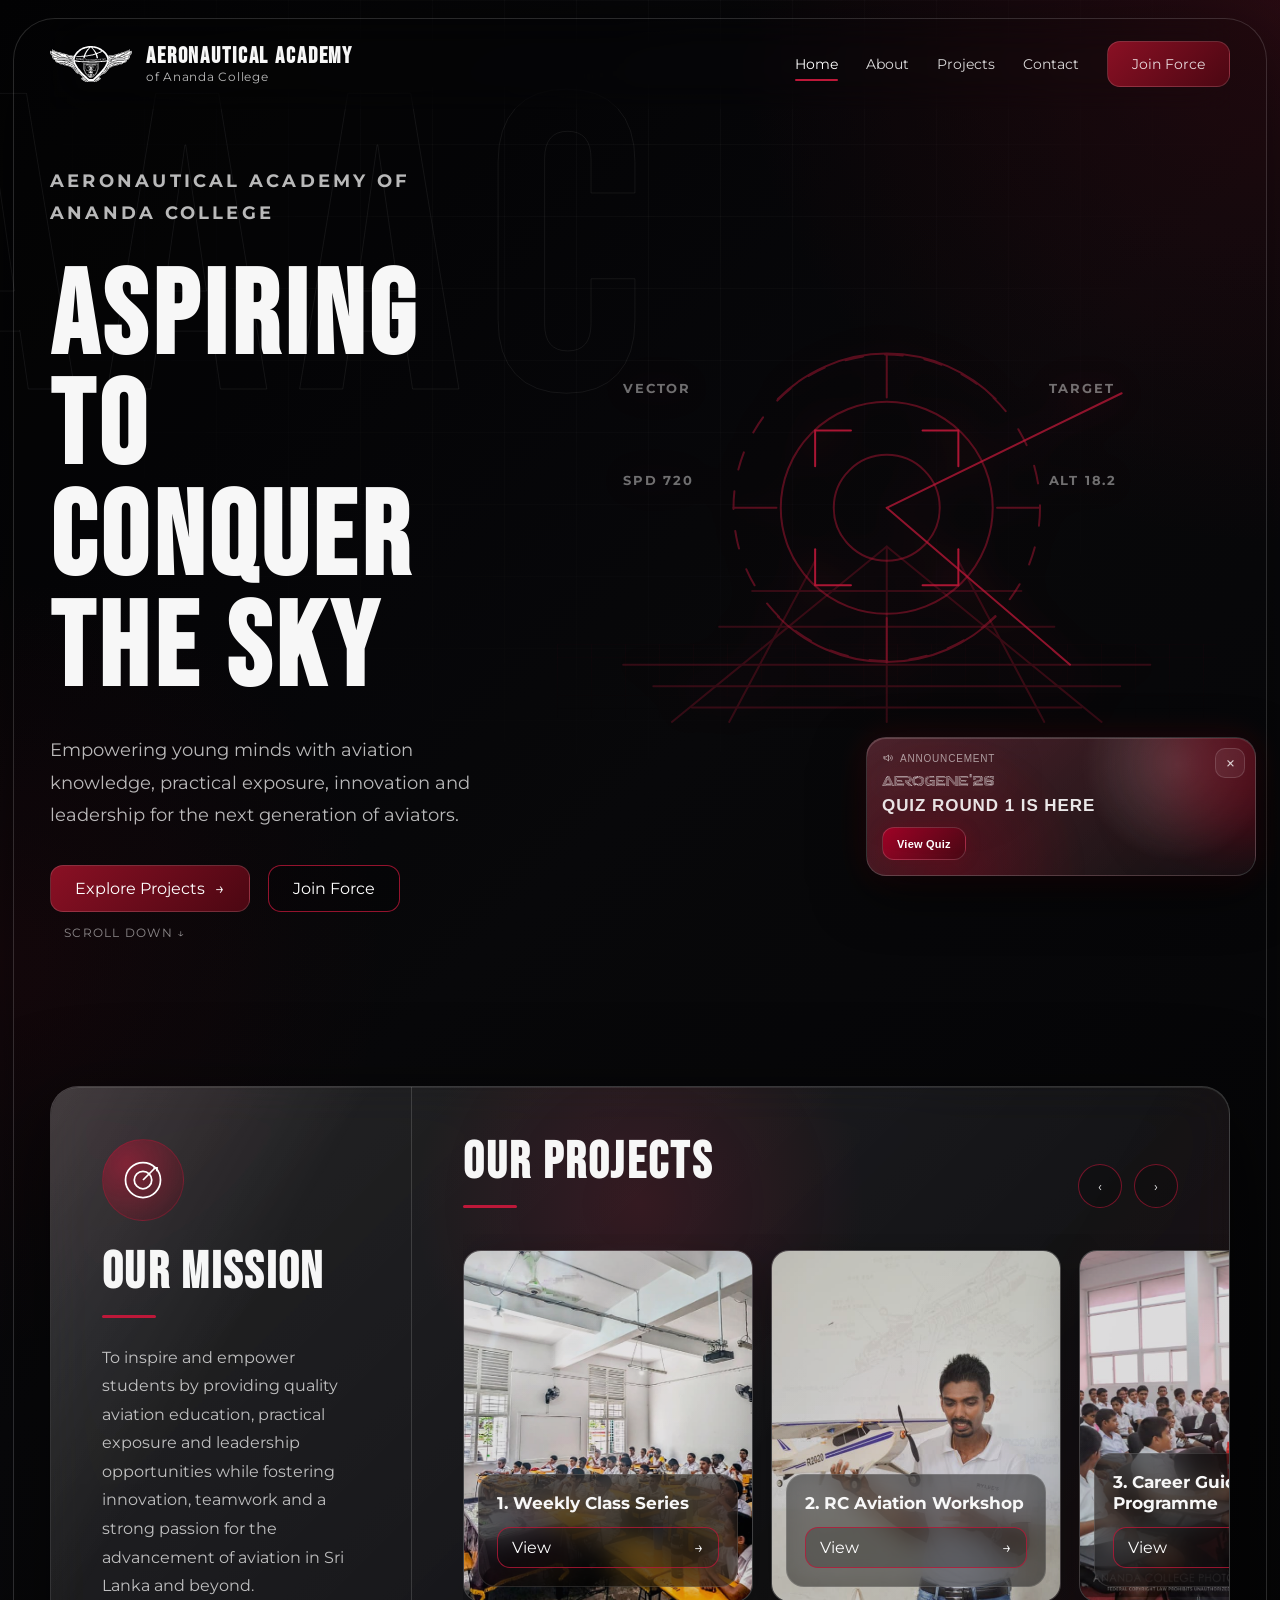
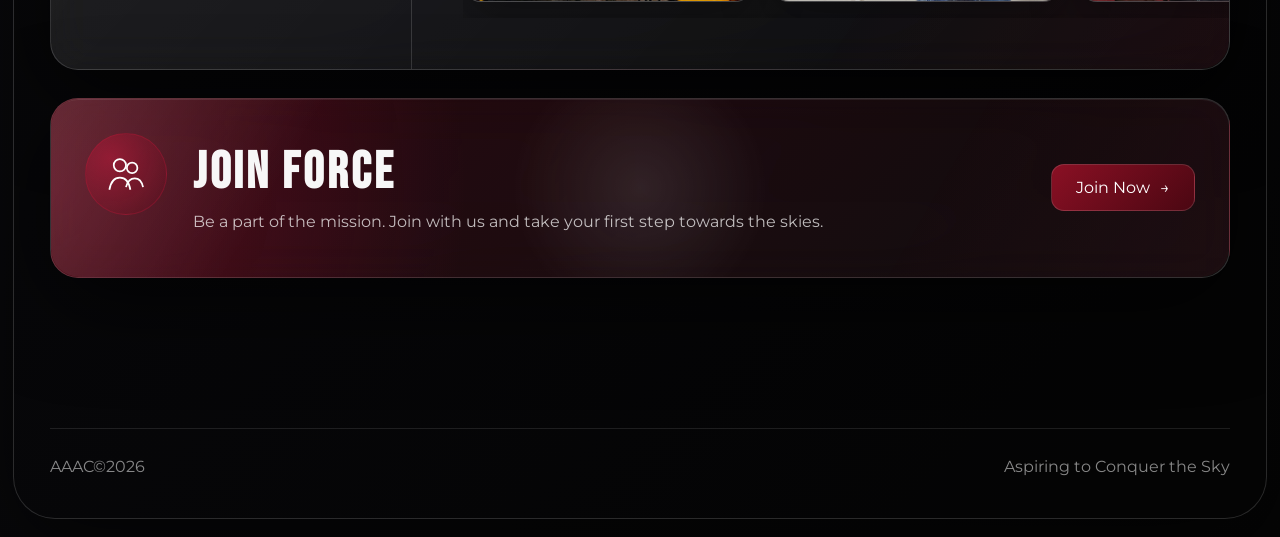
<file: index.html>
<!doctype html>
<html lang="en">
<head>
  <meta charset="utf-8">
  <meta name="viewport" content="width=device-width, initial-scale=1">
  <title>Aeronautical Academy of Ananda College</title>
  <link rel="icon" type="image/x-icon" href="assets/img/fav.png">
  <meta name="description" content="Official website concept for the Aeronautical Academy of Ananda College.">
  <link rel="stylesheet" href="assets/css/style.css">
</head>
<body>
  <div class="site-shell">
    <header class="navbar">
      <a class="brand" href="index.html" aria-label="Aeronautical Academy home">
        <img src="assets/img/logo-white.svg" alt="Aeronautical Academy logo">
        <span class="brand-text"><strong>Aeronautical Academy</strong><span>of Ananda College</span></span>
      </a>
      <button id="mobileToggle" class="mobile-toggle" aria-label="Open navigation">☰</button>
      <nav id="navLinks" class="nav-links" aria-label="Main navigation">
        <a data-nav="index.html" href="index.html">Home</a>
        <a data-nav="about.html" href="about.html">About</a>
        <a href="index.html#projects">Projects</a>
        <a data-nav="contact.html" href="contact.html">Contact</a>
        <a class="btn btn-primary" href="join.html">Join Force</a>
      </nav>
    </header>

    <main>
      <section class="hero" id="home">
        <div class="hero-inner">
          <div class="hero-copy">
            <p class="eyebrow">Aeronautical Academy of Ananda College</p>
            <h1>Aspiring to Conquer the Sky</h1>
            <p>Empowering young minds with aviation knowledge, practical exposure, innovation and leadership for the next generation of aviators.</p>
            <div class="hero-actions">
              <a class="btn btn-primary" href="#projects">Explore Projects <span aria-hidden="true">→</span></a>
              <a class="btn btn-outline" href="join.html">Join Force</a>
            </div>
          </div>

          <div class="hero-visual fighter-hud-hero" aria-label="Interactive fighter jet HUD visual">
            <div id="f16Wrap" class="f16-wrap hud-wrap">
              <svg class="f16-svg hud-svg" viewBox="0 0 960 620" role="img" aria-label="Burgundy interactive fighter jet heads-up display">
                <defs>
                  <linearGradient id="hudFade" x1="0" y1="0" x2="1" y2="1">
                    <stop offset="0" stop-color="#ff315f" stop-opacity="0.88"/>
                    <stop offset="0.55" stop-color="#bd1839" stop-opacity="0.72"/>
                    <stop offset="1" stop-color="#6d0d20" stop-opacity="0.36"/>
                  </linearGradient>
                  <radialGradient id="hudGlow" cx="50%" cy="48%" r="55%">
                    <stop offset="0" stop-color="#bd1839" stop-opacity="0.22"/>
                    <stop offset="0.55" stop-color="#bd1839" stop-opacity="0.08"/>
                    <stop offset="1" stop-color="#bd1839" stop-opacity="0"/>
                  </radialGradient>
                </defs>


                <g class="hud-grid" aria-hidden="true">
                  <path d="M112 505 H848"/>
                  <path d="M154 535 H806"/>
                  <path d="M208 565 H752"/>
                  <path d="M480 340 V585"/>
                  <path d="M380 360 L260 585"/>
                  <path d="M580 360 L700 585"/>
                  <path d="M292 402 H668"/>
                  <path d="M246 452 H714"/>
                  <path d="M180 585 L480 340 L780 585"/>
                </g>

                <g class="hud-reticle">
                  <circle cx="480" cy="286" r="214"/>
                  <circle cx="480" cy="286" r="148"/>
                  <circle cx="480" cy="286" r="74"/>
                  <path d="M480 72 V132"/>
                  <path d="M480 440 V500"/>
                  <path d="M266 286 H326"/>
                  <path d="M634 286 H694"/>
                  <path d="M328 134 A214 214 0 0 1 632 134"/>
                  <path d="M328 438 A214 214 0 0 0 632 438"/>
                </g>

                <g class="hud-scan">
                  <path d="M480 286 L808 126"/>
                  <path d="M480 286 L736 505"/>
                </g>

                <g class="hud-lock">
                  <path d="M380 178 H430"/>
                  <path d="M530 178 H580"/>
                  <path d="M380 178 V228"/>
                  <path d="M580 178 V228"/>
                  <path d="M380 394 V344"/>
                  <path d="M580 394 V344"/>
                  <path d="M380 394 H430"/>
                  <path d="M530 394 H580"/>
                </g>

                <g class="hud-data hud-data-left">
                  <text x="112" y="126">VECTOR</text>
                  <path d="M112 148 H255"/>
                  <path d="M112 172 H214"/>
                  <path d="M112 196 H238"/>
                  <text x="112" y="254">SPD 720</text>
                  <path d="M112 276 H220"/>
                  <path d="M112 300 H184"/>
                </g>

                <g class="hud-data hud-data-right">
                  <text x="706" y="126">TARGET</text>
                  <path d="M706 148 H848"/>
                  <path d="M742 172 H848"/>
                  <path d="M720 196 H848"/>
                  <text x="706" y="254">ALT 18.2</text>
                  <path d="M738 276 H848"/>
                  <path d="M772 300 H848"/>
                </g>
                
              </svg>
            </div>
          </div>
        </div>
        <button class="hero-scroll" type="button" data-scroll-target="#projects">SCROLL DOWN ↓</button>
      </section>

      <section id="projects" class="section">
        <div class="home-combo glass">
          <div class="mission-panel">
            <div class="icon-orb" aria-hidden="true">
              <svg width="42" height="42" viewBox="0 0 48 48" fill="none" stroke="white" stroke-width="2"><path d="M24 44c11 0 20-9 20-20S35 4 24 4 4 13 4 24s9 20 20 20Z"/><path d="M24 34c5.5 0 10-4.5 10-10S29.5 14 24 14 14 18.5 14 24s4.5 10 10 10Z"/><path d="M24 24 38 10"/><path d="M36 10h4v4"/></svg>
            </div>
            <h2 class="section-title">Our Mission</h2>
            <div class="title-line"></div>
            <p>To inspire and empower students by providing quality aviation education, practical exposure and leadership opportunities while fostering innovation, teamwork and a strong passion for the advancement of aviation in Sri Lanka and beyond.</p>
          </div>

          <div class="projects-panel">
            <div class="panel-head">
              <div>
                <h2 class="section-title">Our Projects</h2>
                <div class="title-line"></div>
              </div>
              <div class="carousel-controls">
                <button id="projectPrev" class="circle-btn" aria-label="Previous projects">‹</button>
                <button id="projectNext" class="circle-btn" aria-label="Next projects">›</button>
              </div>
            </div>
            <div id="projectRail" class="project-rail" aria-label="Project carousel"></div>
          </div>
        </div>

        <div class="join-strip glass">
          <div class="icon-orb" aria-hidden="true">
            <svg width="42" height="42" viewBox="0 0 48 48" fill="none" stroke="white" stroke-width="2"><path d="M17 21a7 7 0 1 0 0-14 7 7 0 0 0 0 14Z"/><path d="M31 23a6 6 0 1 0 0-12 6 6 0 0 0 0 12Z"/><path d="M5 42c1.5-9 6-14 12-14s10.5 5 12 14"/><path d="M24 39c1.8-6.5 5.4-10 10-10 4.8 0 8.2 4 9.5 10"/></svg>
          </div>
          <div>
            <h2>Join Force</h2>
            <p>Be a part of the mission. Join with us and take your first step towards the skies.</p>
          </div>
          <a class="btn btn-primary" href="join.html">Join Now <span aria-hidden="true">→</span></a>
        </div>
      </section>
    </main>

    <footer class="footer">
      <span>AAAC©2026</span>
      <span>Aspiring to Conquer the Sky</span>
    </footer>
  </div>
</div>
</div>

<!-- Aerogene'26 Quiz Round 1 Popup Notification -->
<div id="quizPopup" class="aaac-popup aaac-popup-compact aaac-popup-aerogene" role="dialog" aria-label="Aerogene Quiz Round 1 notification">
  <div class="aaac-popup-inner">

    <button class="aaac-popup-icon-btn aaac-popup-close" type="button" aria-label="Close notification">
      ×
    </button>

    <div class="aaac-popup-announcement">
      <svg class="aaac-popup-speaker" viewBox="0 0 24 24" aria-hidden="true">
        <path d="M4 10v4h4l5 4V6l-5 4H4z"></path>
        <path d="M16 9.5c.8.8 1.2 1.6 1.2 2.5s-.4 1.8-1.2 2.5"></path>
        <path d="M18.5 7c1.4 1.4 2.2 3.1 2.2 5s-.8 3.6-2.2 5"></path>
      </svg>
      <span>Announcement</span>
    </div>

    <div class="aaac-popup-body">
      <img src="assets/img/aerogene26-logo.svg" alt="Aerogene'26" class="aaac-popup-aerogene-logo">

      <p class="aaac-popup-message">QUIZ ROUND 1 IS HERE</p>

      <a href="#" class="aaac-popup-link">View Quiz</a>
    </div>

  </div>
</div>
  
  </div>
</div>
  
  <script src="assets/data/site-content.js"></script>
  <script src="assets/js/main.js"></script>
</body>
</html>
</file>
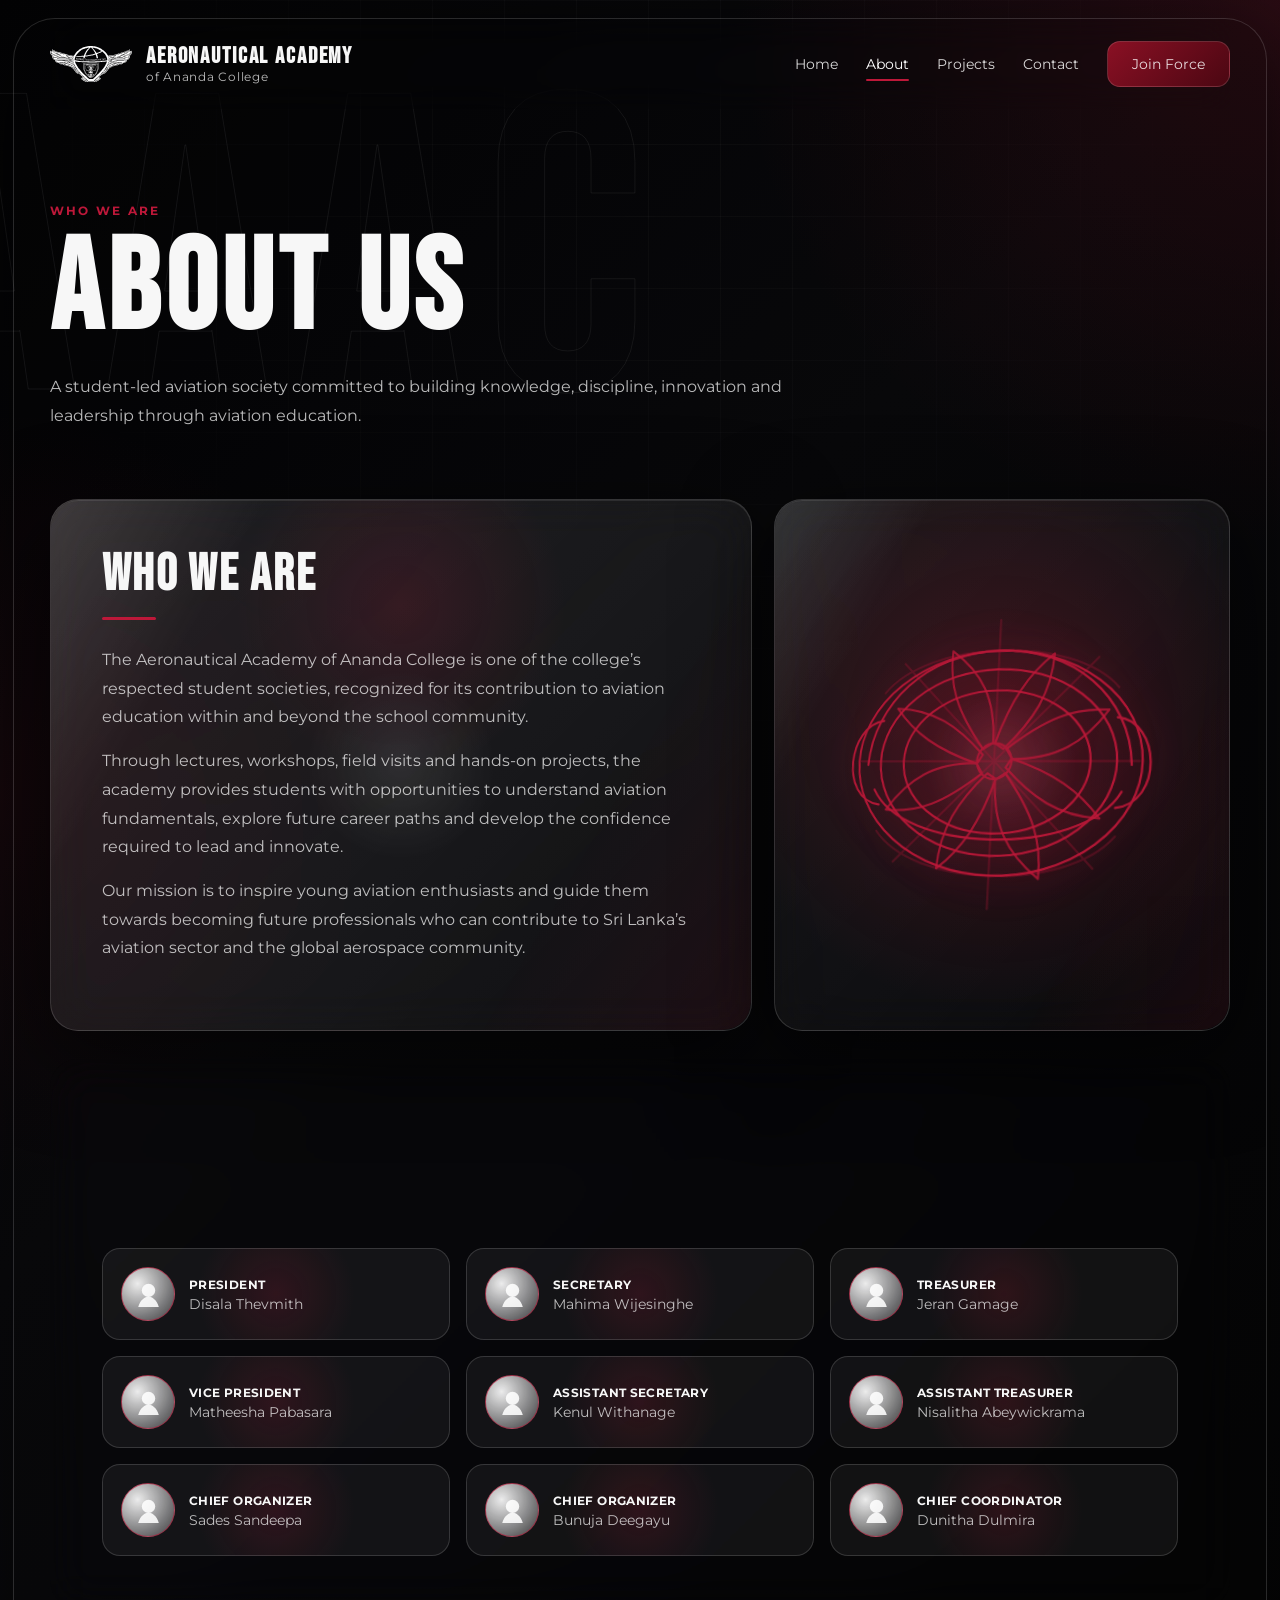
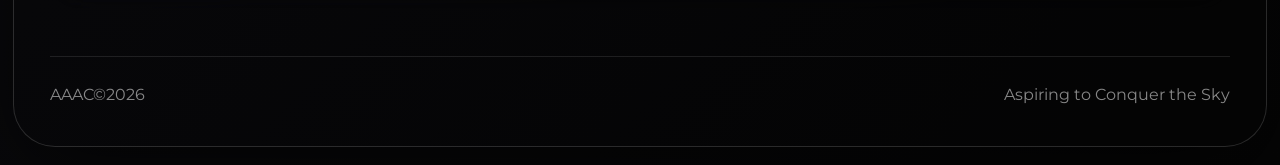
<file: about.html>
<!doctype html>
<html lang="en">
<head>
  <meta charset="utf-8">
  <meta name="viewport" content="width=device-width, initial-scale=1">
  <title>About Us | Aeronautical Academy</title>
  <link rel="icon" type="image/x-icon" href="assets/img/fav.png">
  <link rel="stylesheet" href="assets/css/style.css">
</head>
<body>
  <div class="site-shell">
    <header class="navbar">
      <a class="brand" href="index.html" aria-label="Aeronautical Academy home">
        <img src="assets/img/logo-white.svg" alt="Aeronautical Academy logo">
        <span class="brand-text"><strong>Aeronautical Academy</strong><span>of Ananda College</span></span>
      </a>
      <button id="mobileToggle" class="mobile-toggle" aria-label="Open navigation">☰</button>
      <nav id="navLinks" class="nav-links" aria-label="Main navigation">
        <a data-nav="index.html" href="index.html">Home</a>
        <a data-nav="about.html" href="about.html">About</a>
        <a href="index.html#projects">Projects</a>
        <a data-nav="contact.html" href="contact.html">Contact</a>
        <a class="btn btn-primary" href="join.html">Join Force</a>
      </nav>
    </header>

    <main>
      <section class="page-hero">
        <p class="eyebrow">Who we are</p>
        <h1 class="page-title">About Us</h1>
        <p class="page-subtitle">A student-led aviation society committed to building knowledge, discipline, innovation and leadership through aviation education.</p>
      </section>

      <section class="about-grid">
        <article class="about-copy glass">
          <h2 class="section-title">Who We Are</h2>
          <div class="title-line"></div>
          <p>The Aeronautical Academy of Ananda College is one of the college’s respected student societies, recognized for its contribution to aviation education within and beyond the school community.</p>
          <p>Through lectures, workshops, field visits and hands-on projects, the academy provides students with opportunities to understand aviation fundamentals, explore future career paths and develop the confidence required to lead and innovate.</p>
          <p>Our mission is to inspire young aviation enthusiasts and guide them towards becoming future professionals who can contribute to Sri Lanka’s aviation sector and the global aerospace community.</p>
        </article>
        <div class="about-visual glass engine-card" aria-label="Interactive 360 degree turbo engine line art model">
          <div class="engine-stage" id="engineStage">
            <svg class="engine-svg" viewBox="0 0 620 620" role="img" aria-label="Burgundy line-art aircraft turbo engine model">
              <g class="engine-outer">
                <ellipse cx="310" cy="310" rx="230" ry="176"></ellipse>
                <ellipse cx="310" cy="310" rx="192" ry="146"></ellipse>
                <ellipse cx="310" cy="310" rx="152" ry="112"></ellipse>
                <path d="M96 316 C100 214 188 134 310 134 C432 134 520 214 524 316"></path>
                <path d="M110 356 C166 456 454 456 510 356"></path>
                <path d="M119 244 C55 251 48 371 119 380"></path>
                <path d="M501 244 C565 251 572 371 501 380"></path>
              </g>
              <g class="engine-fan">
                <circle cx="310" cy="310" r="28"></circle>
                <path d="M310 282 C333 213 359 174 400 142 C397 205 370 247 324 291Z"></path>
                <path d="M338 306 C407 329 446 355 478 396 C415 393 373 366 329 320Z"></path>
                <path d="M314 338 C291 407 265 446 224 478 C227 415 254 373 300 329Z"></path>
                <path d="M282 314 C213 291 174 265 142 224 C205 227 247 254 291 300Z"></path>
                <path d="M291 291 C245 231 228 189 232 132 C283 169 307 211 307 281Z"></path>
                <path d="M329 291 C389 245 431 228 488 232 C451 283 409 307 339 307Z"></path>
                <path d="M329 329 C375 389 392 431 388 488 C337 451 313 409 313 339Z"></path>
                <path d="M291 329 C231 375 189 392 132 388 C169 337 211 313 281 313Z"></path>
              </g>
              <g class="engine-lines">
                <line x1="310" y1="84" x2="310" y2="536"></line>
                <line x1="84" y1="310" x2="536" y2="310"></line>
                <line x1="150" y1="150" x2="470" y2="470"></line>
                <line x1="470" y1="150" x2="150" y2="470"></line>
                <path d="M118 422 C188 508 430 508 502 422"></path>
                <path d="M118 198 C188 112 430 112 502 198"></path>
              </g>
            </svg>
          </div>
          <span class="engine-hint"></span>
        </div>
      </section>

      <section class="board-panel glass">
        <p class="eyebrow">2026 / 27</p>
        <h2 class="section-title">Board of Officials</h2>
        <div class="title-line"></div>
        <div id="boardGrid" class="board-grid"></div>
      </section>
    </main>

    <footer class="footer">
      <span>AAAC©2026</span>
      <span>Aspiring to Conquer the Sky</span>
    </footer>
  </div>
  <script src="assets/data/site-content.js"></script>
  <script src="assets/js/main.js"></script>
</body>
</html>
</file>
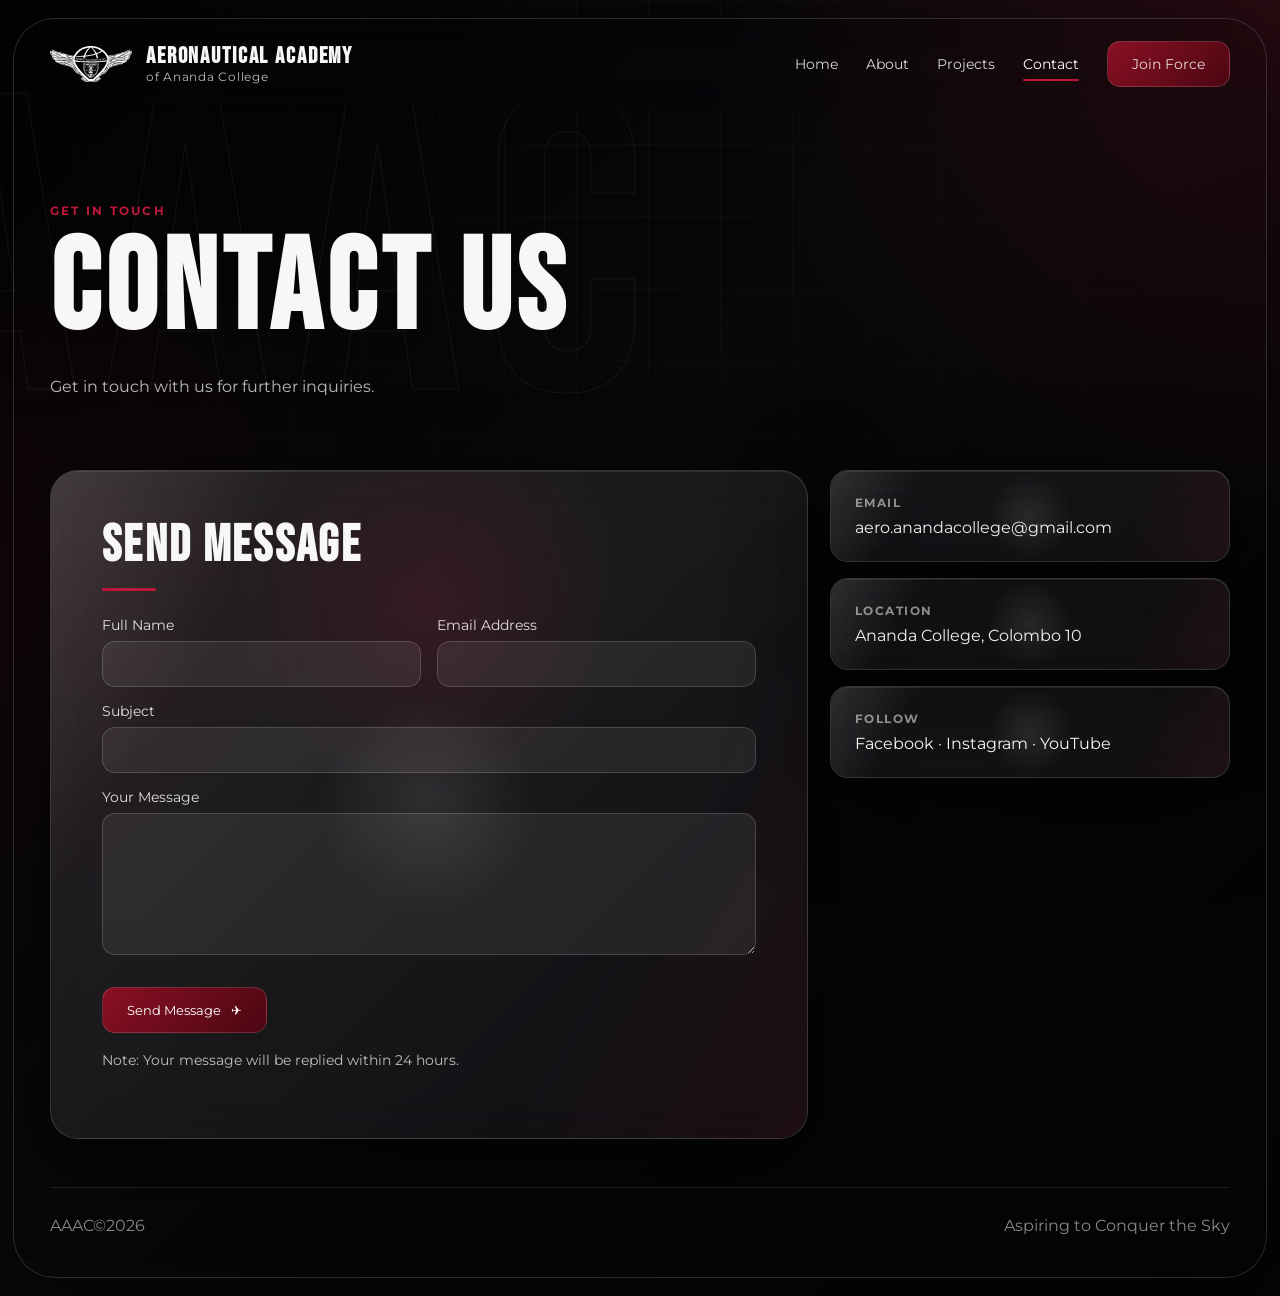
<file: contact.html>
<!doctype html>
<html lang="en">
<head>
  <meta charset="utf-8">
  <meta name="viewport" content="width=device-width, initial-scale=1">
  <title>Contact Us | Aeronautical Academy</title>
  <link rel="icon" type="image/x-icon" href="assets/img/fav.png">
  <link rel="stylesheet" href="assets/css/style.css">
</head>
<body>
  <div class="site-shell">
    <header class="navbar">
      <a class="brand" href="index.html" aria-label="Aeronautical Academy home">
        <img src="assets/img/logo-white.svg" alt="Aeronautical Academy logo">
        <span class="brand-text"><strong>Aeronautical Academy</strong><span>of Ananda College</span></span>
      </a>
      <button id="mobileToggle" class="mobile-toggle" aria-label="Open navigation">☰</button>
      <nav id="navLinks" class="nav-links" aria-label="Main navigation">
        <a data-nav="index.html" href="index.html">Home</a>
        <a data-nav="about.html" href="about.html">About</a>
        <a href="index.html#projects">Projects</a>
        <a data-nav="contact.html" href="contact.html">Contact</a>
        <a class="btn btn-primary" href="join.html">Join Force</a>
      </nav>
    </header>

    <main>
      <section class="page-hero">
        <p class="eyebrow">Get in touch</p>
        <h1 class="page-title">Contact Us</h1>
        <p class="page-subtitle">Get in touch with us for further inquiries.</p>
      </section>

      <section class="contact-layout">
        <article class="contact-form-card glass">
          <h2 class="section-title">Send Message</h2>
          <div class="title-line"></div>
          <form id="contactForm" action="https://formsubmit.co/aero.anandacollege@gmail.com" method="POST">
            <input type="hidden" name="_subject" value="New message from AAAC website">
            <input type="hidden" name="_template" value="table">
            <input type="hidden" name="_captcha" value="false">
            <input type="hidden" name="_next" value="thanks.html">
            <div class="form-grid">
              <div>
                <label for="name">Full Name</label>
                <input id="name" name="name" type="text" required>
              </div>
              <div>
                <label for="email">Email Address</label>
                <input id="email" name="email" type="email" required>
              </div>
              <div class="full">
                <label for="subject">Subject</label>
                <input id="subject" name="subject" type="text" required>
              </div>
              <div class="full">
                <label for="message">Your Message</label>
                <textarea id="message" name="message" required></textarea>
              </div>
            </div>
            <div class="form-actions">
              <button class="btn btn-primary" type="submit">Send Message <span aria-hidden="true">✈</span></button>
            </div>
            <p class="notice">Note: Your message will be replied within 24 hours.</p>
          </form>
        </article>

        <aside class="contact-details">
          <div class="detail-card glass"><strong>Email</strong><span>aero.anandacollege@gmail.com</span></div>
          <div class="detail-card glass"><strong>Location</strong><span>Ananda College, Colombo 10</span></div>
          <div class="detail-card glass"><strong>Follow</strong><span><a href="#">Facebook</a> · <a href="https://www.instagram.com/official_aero_ac/">Instagram</a> · <a href="#">YouTube</a></span></div>
        </aside>
      </section>
    </main>

    <footer class="footer">
      <span>AAAC©2026</span>
      <span>Aspiring to Conquer the Sky</span>
    </footer>
  </div>
  <script src="assets/data/site-content.js"></script>
  <script src="assets/js/main.js"></script>
</body>
</html>
</file>
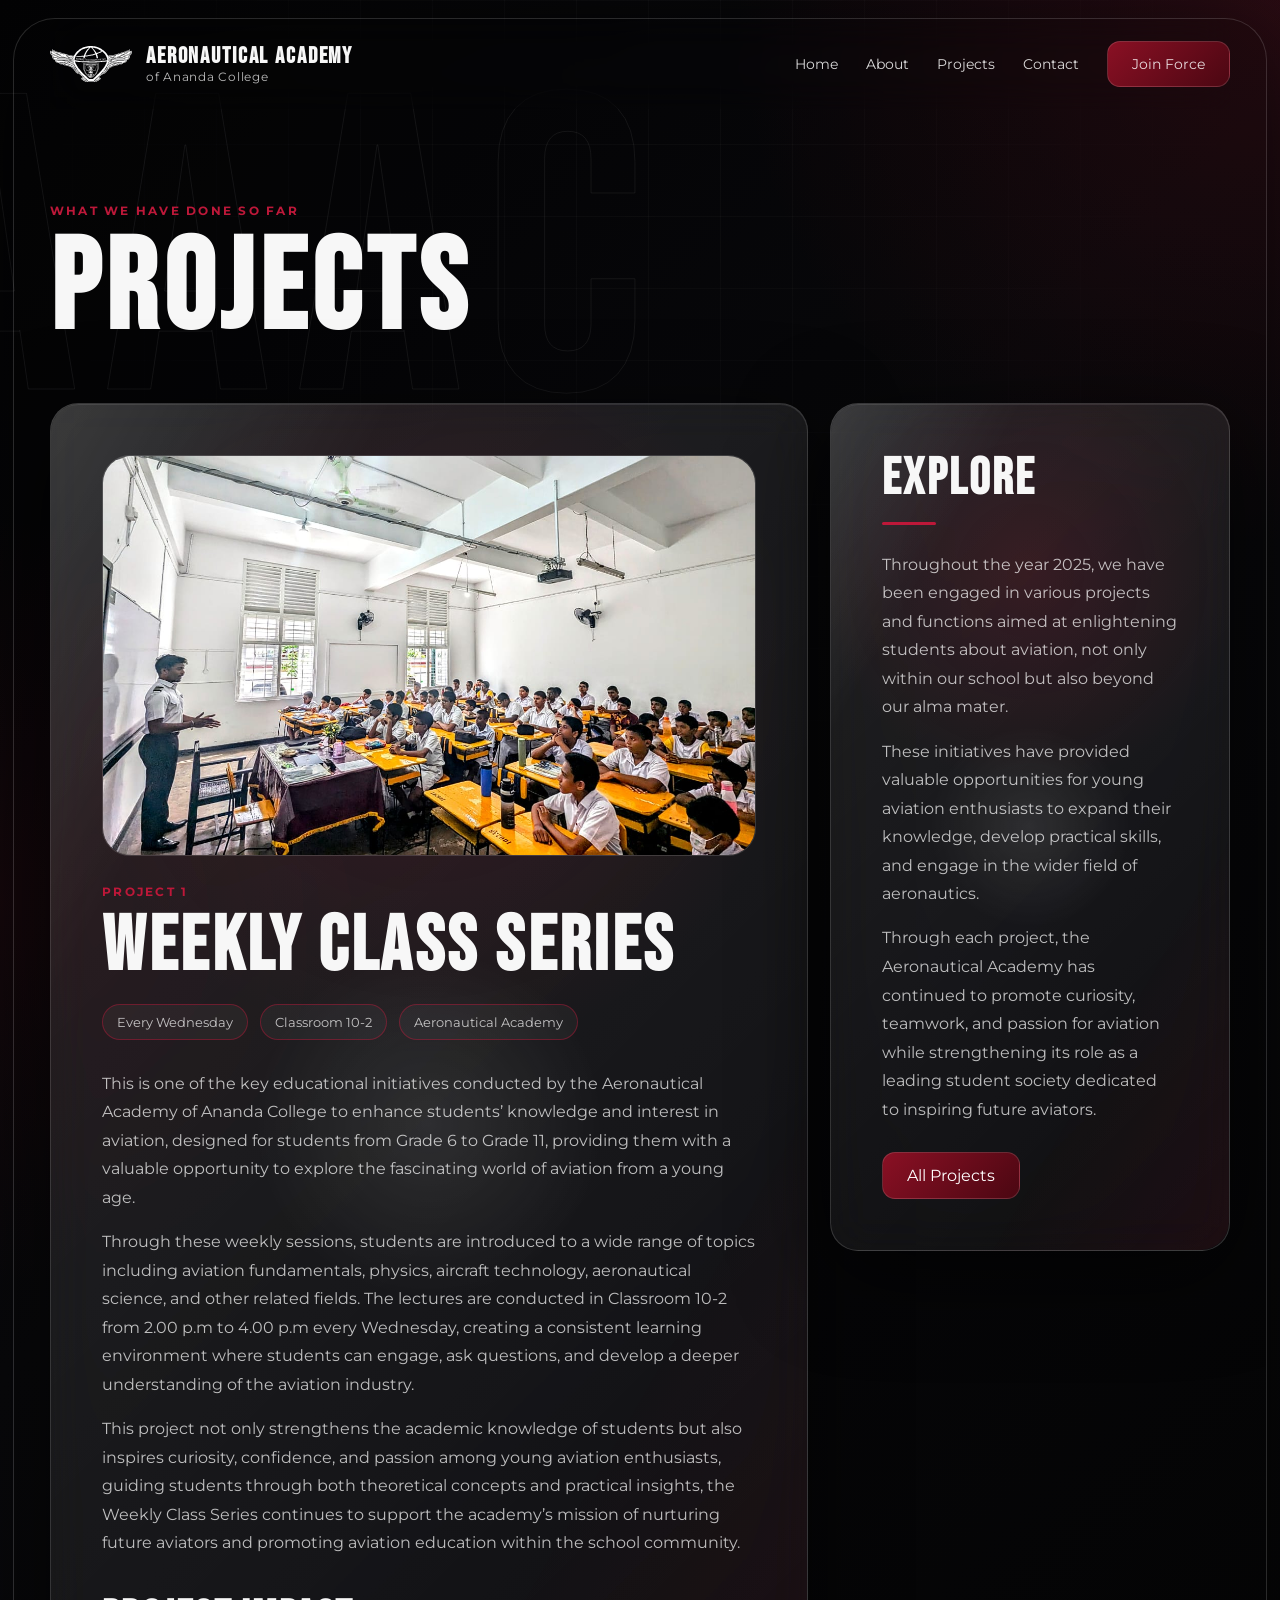
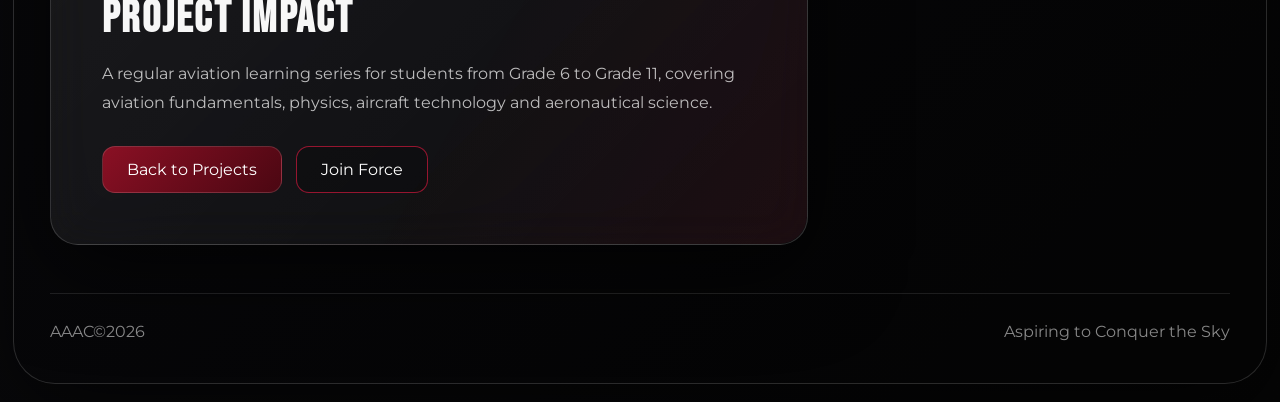
<file: project.html>
<!doctype html>
<html lang="en">
<head>
  <meta charset="utf-8">
  <meta name="viewport" content="width=device-width, initial-scale=1">
  <title>Project | Aeronautical Academy</title>
  <link rel="icon" type="image/x-icon" href="assets/img/fav.png">
  <link rel="stylesheet" href="assets/css/style.css">
</head>
<body>
  <div class="site-shell">
    <header class="navbar">
      <a class="brand" href="index.html" aria-label="Aeronautical Academy home">
        <img src="assets/img/logo-white.svg" alt="Aeronautical Academy logo">
        <span class="brand-text"><strong>Aeronautical Academy</strong><span>of Ananda College</span></span>
      </a>
      <button id="mobileToggle" class="mobile-toggle" aria-label="Open navigation">☰</button>
      <nav id="navLinks" class="nav-links" aria-label="Main navigation">
        <a data-nav="index.html" href="index.html">Home</a>
        <a data-nav="about.html" href="about.html">About</a>
        <a href="index.html#projects">Projects</a>
        <a data-nav="contact.html" href="contact.html">Contact</a>
        <a class="btn btn-primary" href="join.html">Join Force</a>
      </nav>
    </header>

    <main>
      <section class="page-hero">
        <p class="eyebrow">What we have done so far</p>
        <h1 class="page-title">Projects</h1>
      </section>
      <section class="project-layout">
        <article id="projectArticle" class="project-article glass"></article>
        <aside class="info-card glass">
          <h2 class="section-title">Explore</h2>
          <div class="title-line"></div>
          <p>Throughout the year 2025, we have been engaged in various projects and functions aimed at enlightening students about aviation, not only within our school but also beyond our alma mater.</p>
          <p>These initiatives have provided valuable opportunities for young aviation enthusiasts to expand their knowledge, develop practical skills, and engage in the wider field of aeronautics.</p> 
          <p> Through each project, the Aeronautical Academy has continued to promote curiosity, teamwork, and passion for aviation while strengthening its role as a leading student society dedicated to inspiring future aviators.</p>
          <div class="form-actions"><a class="btn btn-primary" href="index.html#projects">All Projects</a></div>
        </aside>
      </section>
    </main>

    <footer class="footer">
      <span>AAAC©2026</span>
      <span>Aspiring to Conquer the Sky</span>
    </footer>
  </div>
  <script src="assets/data/site-content.js"></script>
  <script src="assets/js/main.js"></script>
</body>
</html>
</file>
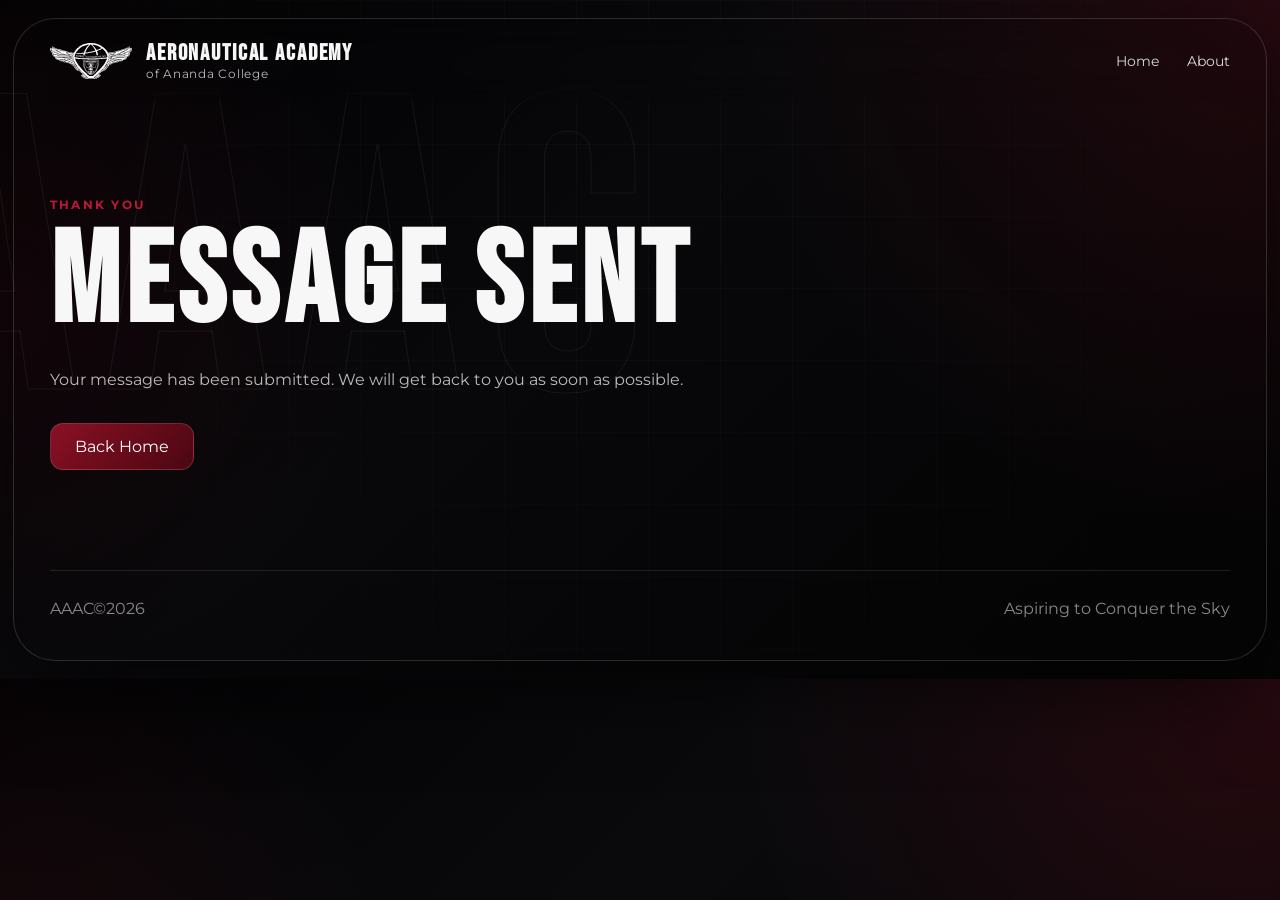
<file: thanks.html>
<!doctype html>
<html lang="en">
<head>
  <meta charset="utf-8">
  <meta name="viewport" content="width=device-width, initial-scale=1">
  <title>Message Sent | Aeronautical Academy</title>
  <link rel="icon" type="image/x-icon" href="assets/img/fav.png">
  <link rel="stylesheet" href="assets/css/style.css">
</head>
<body>
  <div class="site-shell">
    <header class="navbar">
      <a class="brand" href="index.html" aria-label="Aeronautical Academy home">
        <img src="assets/img/logo-white.svg" alt="Aeronautical Academy logo">
        <span class="brand-text"><strong>Aeronautical Academy</strong><span>of Ananda College</span></span>
      </a>
      <nav class="nav-links"><a href="index.html">Home</a><a href="about.html">About</a></nav>
    </header>
    <main>
      <section class="page-hero">
        <p class="eyebrow">Thank you</p>
        <h1 class="page-title">Message Sent</h1>
        <p class="page-subtitle">Your message has been submitted. We will get back to you as soon as possible.</p>
        <div class="form-actions"><a class="btn btn-primary" href="index.html">Back Home</a></div>
      </section>
    </main>
    <footer class="footer"><span>AAAC©2026</span><span>Aspiring to Conquer the Sky</span></footer>
  </div>
  <script src="assets/data/site-content.js"></script>
  <script src="assets/js/main.js"></script>
</body>
</html>
</file>
<file: assets/css/style.css>
/*
  Aeronautical Academy of Ananda College website
  Theme: jet black + burgundy, rounded rectangles, glassmorphism, fluid UI
*/

@import url('https://fonts.googleapis.com/css2?family=Bebas+Neue&family=Montserrat:wght@300;400;500;600;700;800&display=swap');

/* If you own the Winland font file, place it at assets/fonts/winland.woff2 and uncomment this block.
@font-face {
  font-family: 'Winland';
  src: url('../fonts/winland.woff2') format('woff2');
  font-weight: normal;
  font-style: normal;
}
*/

:root {
  --black: #050507;
  --jet: #0b0b0f;
  --jet-2: #111116;
  --glass: rgba(19, 18, 22, 0.68);
  --glass-soft: rgba(255, 255, 255, 0.055);
  --border: rgba(255, 255, 255, 0.15);
  --border-strong: rgba(255, 255, 255, 0.28);
  --text: #f7f7f7;
  --muted: rgba(255, 255, 255, 0.72);
  --soft: rgba(255, 255, 255, 0.52);
  --burgundy: #8a1024;
  --burgundy-2: #bd1839;
  --burgundy-3: #4b0712;
  --shadow: 0 24px 90px rgba(0, 0, 0, 0.62);
  --radius-xl: 42px;
  --radius-lg: 28px;
  --radius-md: 18px;
  --radius-sm: 13px;
  --container: min(1180px, calc(100vw - 34px));
  --cursor-x: 50vw;
  --cursor-y: 50vh;
}


* {
  box-sizing: border-box;
}

html {
  scroll-behavior: smooth;
}

body {
  margin: 0;
  font-family: 'Montserrat', Arial, sans-serif;
  color: var(--text);
  background:
    radial-gradient(circle at top right, rgba(138, 16, 36, 0.24), transparent 34rem),
    radial-gradient(circle at left 45%, rgba(138, 16, 36, 0.12), transparent 24rem),
    linear-gradient(135deg, #030304 0%, #0a0a0d 42%, #050505 100%);
  overflow-x: hidden;
}

body::before {
  content: '';
  position: fixed;
  inset: 0;
  z-index: -3;
  background-image:
    linear-gradient(rgba(255,255,255,0.035) 1px, transparent 1px),
    linear-gradient(90deg, rgba(255,255,255,0.035) 1px, transparent 1px);
  background-size: 72px 72px;
  mask-image: radial-gradient(circle at 50% 20%, black, transparent 72%);
}

body::after {
  content: 'AAAC';
  position: fixed;
  z-index: -2;
  left: -7vw;
  top: 1vh;
  font-family: 'Bebas Neue', 'Montserrat', sans-serif;
  font-size: clamp(12rem, 33vw, 31rem);
  letter-spacing: 0.05em;
  color: transparent;
  -webkit-text-stroke: 1px rgba(255,255,255,0.08);
  text-stroke: 1px rgba(255,255,255,0.08);
  pointer-events: none;
}

a {
  color: inherit;
  text-decoration: none;
}

img {
  max-width: 100%;
  display: block;
}

button,
input,
select,
textarea {
  font-family: inherit;
}

::selection {
  background: var(--burgundy-2);
  color: white;
}


.cursor-glow {
  position: fixed;
  left: 0;
  top: 0;
  width: 340px;
  height: 340px;
  border-radius: 999px;
  transform: translate3d(calc(var(--cursor-x) - 170px), calc(var(--cursor-y) - 170px), 0);
  pointer-events: none;
  z-index: 1;
  opacity: 0.38;
  background: radial-gradient(circle, rgba(189, 24, 57, 0.22), rgba(189, 24, 57, 0.07) 38%, transparent 70%);
  filter: blur(16px);
  mix-blend-mode: screen;
  transition: opacity 180ms ease;
}

.cursor-glow.is-hidden {
  opacity: 0;
}

.site-shell,
.navbar,
main,
.footer {
  position: relative;
  z-index: 2;
}

.container {
  width: var(--container);
  margin-inline: auto;
}

.site-shell {
  width: min(1440px, calc(100vw - 26px));
  margin: 18px auto;
  border: 1px solid var(--border);
  border-radius: var(--radius-xl);
  background: rgba(0,0,0,0.18);
  box-shadow: var(--shadow);
  overflow: hidden;
}

.navbar {
  position: sticky;
  top: 0;
  z-index: 50;
  display: flex;
  align-items: center;
  justify-content: space-between;
  gap: 18px;
  width: var(--container);
  margin: 0 auto;
  padding: 22px 0;
  backdrop-filter: blur(18px);
}

.brand {
  display: flex;
  align-items: center;
  gap: 14px;
  min-width: 250px;
}

.brand img {
  width: 82px;
  height: auto;
}

.brand-text {
  line-height: 1.1;
}

.brand-text strong {
  display: block;
  font-family: 'Bebas Neue', 'Montserrat', sans-serif;
  letter-spacing: 0.08em;
  font-size: 1.45rem;
}

.brand-text span {
  display: block;
  font-size: 0.78rem;
  color: var(--muted);
  letter-spacing: 0.06em;
}

.nav-links {
  display: flex;
  align-items: center;
  gap: 28px;
  font-size: 0.9rem;
}

.nav-links a {
  position: relative;
  color: rgba(255,255,255,0.84);
  transition: color 180ms ease;
}

.nav-links a::after {
  content: '';
  position: absolute;
  left: 0;
  bottom: -8px;
  width: 100%;
  height: 2px;
  border-radius: 999px;
  background: var(--burgundy-2);
  transform: scaleX(0);
  transform-origin: left;
  transition: transform 180ms ease;
}

.nav-links a:hover,
.nav-links a.active {
  color: white;
}

.nav-links a:hover::after,
.nav-links a.active::after {
  transform: scaleX(1);
}

.mobile-toggle {
  display: none;
  width: 46px;
  height: 46px;
  border: 1px solid var(--border);
  border-radius: 16px;
  background: var(--glass-soft);
  color: white;
  cursor: pointer;
}

.btn {
  border: 1px solid var(--border);
  border-radius: var(--radius-sm);
  padding: 13px 24px;
  color: white;
  background: rgba(255,255,255,0.04);
  cursor: pointer;
  transition: transform 190ms ease, box-shadow 190ms ease, background 190ms ease, border-color 190ms ease;
  display: inline-flex;
  align-items: center;
  justify-content: center;
  gap: 10px;
  min-height: 46px;
}

.btn:hover {
  transform: translateY(-2px);
  border-color: rgba(255,255,255,0.28);
  box-shadow: 0 12px 30px rgba(138, 16, 36, 0.28);
}

.btn-primary {
  background: linear-gradient(135deg, var(--burgundy), var(--burgundy-3));
  border-color: rgba(255,255,255,0.14);
}

.btn-outline {
  border-color: rgba(189,24,57,0.78);
  background: rgba(0,0,0,0.18);
}

.section {
  padding: clamp(56px, 8vw, 112px) 0;
  position: relative;
}

.hero {
  min-height: 785px;
  display: grid;
  align-items: center;
  position: relative;
  padding: 28px 0 72px;
}

.hero-inner {
  display: grid;
  grid-template-columns: minmax(320px, 0.92fr) minmax(420px, 1.35fr);
  align-items: center;
  gap: 24px;
  width: var(--container);
  margin-inline: auto;
}

.eyebrow {
  color: var(--burgundy-2);
  font-weight: 700;
  letter-spacing: 0.18em;
  text-transform: uppercase;
  font-size: 0.78rem;
}

.hero h1,
.page-title,
.section-title,
.card-title,
.project-heading {
  font-family: 'Bebas Neue', 'Winland', 'Montserrat', sans-serif;
  letter-spacing: 0.045em;
  line-height: 0.94;
  margin: 0;
}

.hero h1 {
  font-size: clamp(4.3rem, 9.2vw, 8.8rem);
  max-width: 670px;
  text-wrap: balance;
}

.hero p {
  color: var(--muted);
  font-size: clamp(1rem, 1.4vw, 1.16rem);
  line-height: 1.8;
  max-width: 540px;
  margin: 28px 0 34px;
}

.hero-actions {
  display: flex;
  gap: 18px;
  flex-wrap: wrap;
}

.hero-visual {
  position: relative;
  min-height: 520px;
  display: grid;
  place-items: center;
  perspective: 1000px;
}


.hero-visual::before,
.hero-visual::after {
  content: '';
  position: absolute;
  pointer-events: none;
}

.hero-visual::before {
  width: min(720px, 94%);
  height: min(720px, 94%);
  border-radius: 50%;
  border: 1px solid rgba(189, 24, 57, 0.14);
  box-shadow: inset 0 0 42px rgba(189, 24, 57, 0.07), 0 0 90px rgba(189, 24, 57, 0.08);
}

.hero-visual::after {
  width: min(520px, 80%);
  height: min(520px, 80%);
  border-radius: 50%;
  background:
    linear-gradient(90deg, transparent 49.8%, rgba(189,24,57,.22) 50%, transparent 50.2%),
    linear-gradient(0deg, transparent 49.8%, rgba(189,24,57,.22) 50%, transparent 50.2%);
  opacity: 0.35;
  transform: rotate(var(--radar-rotation, 0deg));
}

.f16-wrap {
  position: relative;
  width: min(760px, 100%);
  aspect-ratio: 1.48 / 1;
  display: grid;
  place-items: center;
  transform-style: preserve-3d;
  transition: transform 320ms cubic-bezier(.2,.8,.2,1), filter 220ms ease;
  will-change: transform;
}


.f16-wrap::before {
  content: '';
  position: absolute;
  width: 88%;
  aspect-ratio: 1;
  border: 1px solid rgba(189, 24, 57, 0.28);
  border-radius: 999px;
  background:
    repeating-conic-gradient(from 0deg, rgba(189,24,57,0.25) 0 1deg, transparent 1deg 12deg),
    radial-gradient(circle, rgba(138,16,36,0.18), transparent 66%);
  filter: blur(0.1px);
  opacity: 0.72;
}

.f16-wrap::after {
  content: '';
  position: absolute;
  inset: 52% -10% -18%;
  background-image:
    linear-gradient(rgba(189, 24, 57, 0.34) 1px, transparent 1px),
    linear-gradient(90deg, rgba(189, 24, 57, 0.18) 1px, transparent 1px);
  background-size: 42px 42px;
  transform: perspective(500px) rotateX(72deg);
  transform-origin: top;
  opacity: 0.54;
  mask-image: linear-gradient(to bottom, black, transparent 82%);
}

.f16-svg {
  position: relative;
  z-index: 2;
  width: 100%;
  height: 100%;
  filter: drop-shadow(0 0 16px rgba(189,24,57,0.34));
}


.f16-wrap:hover .f16-svg {
  filter: drop-shadow(0 0 22px rgba(189,24,57,0.62)) drop-shadow(0 0 55px rgba(138,16,36,0.36));
}

.f16-svg path,
.f16-svg line,
.f16-svg ellipse,
.f16-svg polygon {
  vector-effect: non-scaling-stroke;
}

.f16-svg path,
.f16-svg line,
.f16-svg ellipse,
.f16-svg polyline,
.f16-svg polygon {
  fill: none;
  stroke: var(--burgundy-2);
  stroke-width: 1.8;
  stroke-linecap: round;
  stroke-linejoin: round;
}

.hero-scroll {
  position: absolute;
  left: calc((100vw - var(--container)) / 2);
  bottom: 36px;
  font-size: 0.72rem;
  color: var(--soft);
  letter-spacing: 0.11em;
}

.glass {
  position: relative;
  border: 1px solid var(--border);
  border-radius: var(--radius-lg);
  background:
    radial-gradient(circle at var(--mx, 50%) var(--my, 20%), rgba(189,24,57,0.16), transparent 30%),
    linear-gradient(135deg, rgba(255,255,255,0.11), rgba(255,255,255,0.035));
  box-shadow: var(--shadow), inset 0 1px 0 rgba(255,255,255,0.09);
  backdrop-filter: blur(22px) saturate(135%);
  -webkit-backdrop-filter: blur(22px) saturate(135%);
}

.glass::before {
  content: '';
  position: absolute;
  inset: 0;
  border-radius: inherit;
  pointer-events: none;
  background:
    linear-gradient(120deg, rgba(255,255,255,0.17), transparent 22%, transparent 72%, rgba(189,24,57,0.12)),
    radial-gradient(circle at var(--mx, 50%) var(--my, 50%), rgba(255,255,255,0.13), transparent 22%);
  opacity: 0.75;
  mask-image: linear-gradient(black, black);
}

.glass > * {
  position: relative;
  z-index: 1;
}

.home-combo {
  width: var(--container);
  margin: 0 auto;
  display: grid;
  grid-template-columns: minmax(260px, 0.42fr) minmax(0, 0.95fr);
  overflow: hidden;
}

.mission-panel {
  padding: clamp(28px, 4vw, 54px);
  border-right: 1px solid var(--border);
}

.icon-orb {
  width: 82px;
  height: 82px;
  border-radius: 50%;
  display: grid;
  place-items: center;
  background: radial-gradient(circle at 30% 30%, rgba(189,24,57,0.55), rgba(72,7,18,0.22));
  border: 1px solid rgba(189,24,57,0.34);
  margin-bottom: 28px;
}

.section-title {
  font-size: clamp(2.6rem, 4vw, 4.3rem);
}

.title-line {
  width: 54px;
  height: 3px;
  border-radius: 999px;
  background: var(--burgundy-2);
  margin: 18px 0 26px;
}

.mission-panel p,
.about-copy p,
.project-body p,
.info-card p,
.form-intro p {
  color: var(--muted);
  line-height: 1.82;
  font-size: 0.98rem;
}

.projects-panel {
  padding: clamp(28px, 4vw, 54px) 0 clamp(28px, 4vw, 54px) clamp(28px, 4vw, 54px);
  min-width: 0;
}

.panel-head {
  display: flex;
  align-items: center;
  justify-content: space-between;
  gap: 18px;
  padding-right: clamp(28px, 4vw, 54px);
}

.carousel-controls {
  display: flex;
  gap: 12px;
}

.circle-btn {
  width: 44px;
  height: 44px;
  border-radius: 999px;
  border: 1px solid rgba(189,24,57,0.58);
  background: rgba(0,0,0,0.2);
  color: white;
  cursor: pointer;
}

.project-rail {
  display: flex;
  gap: 18px;
  overflow-x: auto;
  scroll-snap-type: x mandatory;
  padding: 16px clamp(28px, 4vw, 54px) 16px 0;
  scrollbar-width: none;
}

.project-rail::-webkit-scrollbar {
  display: none;
}

.project-card {
  flex: 0 0 min(290px, 78vw);
  min-height: 350px;
  border: 1px solid var(--border);
  border-radius: var(--radius-md);
  background:
    radial-gradient(circle at var(--mx, 50%) var(--my, 50%), rgba(189,24,57,0.25), transparent 38%),
    linear-gradient(135deg, rgba(255,255,255,0.10), rgba(255,255,255,0.035));
  overflow: hidden;
  scroll-snap-align: start;
  position: relative;
  transform-style: preserve-3d;
  transition: border-color 170ms ease, box-shadow 170ms ease;
  will-change: transform;
  box-shadow: 0 18px 48px rgba(0,0,0,0.35);
}


.project-card:hover {
  border-color: rgba(189,24,57,0.7);
}


.project-card::after,
.member-card::after,
.detail-card::after {
  content: '';
  position: absolute;
  inset: 0;
  border-radius: inherit;
  pointer-events: none;
  background: radial-gradient(circle at var(--mx, 50%) var(--my, 50%), rgba(255,255,255,0.23), transparent 22%);
  opacity: 0;
  transition: opacity 160ms ease;
  z-index: 1;
}


.project-card:hover::after,
.member-card:hover::after,
.detail-card:hover::after {
  opacity: 0.45;
}

.project-card:hover {
  box-shadow: 0 28px 72px rgba(0,0,0,0.55), 0 0 34px rgba(189,24,57,0.17);
}

.project-card-content,
.member-card > *,
.detail-card > * {
  position: relative;
  z-index: 2;
}

.project-card img {
  width: 100%;
  height: 350px;
  object-fit: cover;
  opacity: 0.86;
  transition: transform 250ms ease, opacity 250ms ease;
}

.project-card:hover img {
  transform: scale(1.05);
  opacity: 1;
}

.project-card-content {
  position: absolute;
  inset: auto 14px 14px 14px;
  border-radius: 18px;
  padding: 18px;
  background: rgba(0,0,0,0.48);
  border: 1px solid rgba(255,255,255,0.12);
  backdrop-filter: blur(14px);
  z-index: 2;
}

.project-card h3 {
  font-size: 1.05rem;
  line-height: 1.22;
  margin: 0 0 14px;
}

.project-card .btn {
  width: 100%;
  min-height: 40px;
  padding: 10px 14px;
  justify-content: space-between;
}

.join-strip {
  width: var(--container);
  margin: 28px auto 0;
  display: grid;
  grid-template-columns: auto 1fr auto;
  align-items: center;
  gap: 26px;
  padding: clamp(24px, 3vw, 34px);
  background:
    radial-gradient(circle at left, rgba(189,24,57,0.32), transparent 26rem),
    linear-gradient(135deg, rgba(138,16,36,0.28), rgba(255,255,255,0.04));
}

.join-strip h2 {
  margin: 0;
  font-family: 'Bebas Neue', sans-serif;
  font-size: clamp(2.8rem, 4vw, 4.2rem);
  letter-spacing: 0.06em;
}

.join-strip p {
  margin: 6px 0 0;
  color: var(--muted);
  line-height: 1.6;
}

.page-hero {
  width: var(--container);
  margin: 0 auto;
  padding: 82px 0 52px;
}

.page-title {
  font-size: clamp(4.8rem, 10vw, 10rem);
}

.page-subtitle {
  max-width: 760px;
  margin-top: 22px;
  color: var(--muted);
  line-height: 1.8;
}

.about-grid {
  width: var(--container);
  margin: 0 auto;
  display: grid;
  grid-template-columns: minmax(0, 0.8fr) minmax(280px, 0.52fr);
  gap: 22px;
}

.about-copy,
.info-card,
.project-article,
.form-card,
.board-panel,
.contact-form-card {
  padding: clamp(28px, 4vw, 52px);
}

.about-visual {
  min-height: 430px;
  border-radius: var(--radius-lg);
  border: 1px solid var(--border);
  background:
    radial-gradient(circle at 50% 42%, rgba(138,16,36,0.34), transparent 18rem),
    linear-gradient(135deg, rgba(255,255,255,0.08), rgba(255,255,255,0.02));
  position: relative;
  overflow: hidden;
}

.about-visual::after {
  content: '';
  position: absolute;
  inset: 18%;
  border-radius: 50%;
  border: 1px solid rgba(189,24,57,0.35);
  box-shadow: 0 0 0 55px rgba(189,24,57,0.035), 0 0 90px rgba(189,24,57,0.2);
}

.board-panel {
  width: var(--container);
  margin: 28px auto 0;
}

.board-grid {
  display: grid;
  grid-template-columns: repeat(3, minmax(0, 1fr));
  gap: 16px;
  margin-top: 28px;
}

.member-card {
  display: grid;
  grid-template-columns: 54px 1fr;
  align-items: center;
  gap: 14px;
  border: 1px solid var(--border);
  border-radius: var(--radius-md);
  padding: 18px;
  background:
    radial-gradient(circle at var(--mx, 50%) var(--my, 50%), rgba(189,24,57,0.16), transparent 44%),
    rgba(255,255,255,0.055);
  transform-style: preserve-3d;
  transition: border-color 160ms ease, box-shadow 160ms ease;
  will-change: transform;
  position: relative;
  overflow: hidden;
}

.member-card:hover {
  border-color: rgba(189,24,57,0.66);
  box-shadow: 0 22px 55px rgba(0,0,0,0.34), 0 0 28px rgba(189,24,57,0.12);
}

.avatar {
  width: 54px;
  height: 54px;
  border-radius: 50%;
  background: radial-gradient(circle at 30% 30%, rgba(255,255,255,0.92), rgba(255,255,255,0.16));
  border: 1px solid rgba(189,24,57,0.65);
  display: grid;
  place-items: center;
  overflow: hidden;
}

.avatar svg {
  width: 33px;
  height: 33px;
  opacity: 0.95;
}

.member-card strong {
  display: block;
  text-transform: uppercase;
  font-size: 0.78rem;
  letter-spacing: 0.03em;
}

.member-card span {
  display: block;
  margin-top: 4px;
  color: var(--muted);
  font-size: 0.86rem;
}

.form-layout,
.contact-layout,
.project-layout {
  width: var(--container);
  margin: 0 auto;
  display: grid;
  grid-template-columns: minmax(0, 0.72fr) minmax(300px, 0.38fr);
  gap: 22px;
  align-items: start;
}

.form-section-title {
  margin: 38px 0 16px;
  font-family: 'Bebas Neue', sans-serif;
  letter-spacing: 0.06em;
  font-size: 2.2rem;
  color: white;
}

.form-grid {
  display: grid;
  grid-template-columns: repeat(2, minmax(0, 1fr));
  gap: 16px;
}

.form-grid .full {
  grid-column: 1 / -1;
}

label {
  display: block;
  color: rgba(255,255,255,0.86);
  font-size: 0.86rem;
  margin-bottom: 8px;
}

input,
select,
textarea {
  width: 100%;
  color: white;
  background: rgba(255,255,255,0.07);
  border: 1px solid rgba(255,255,255,0.16);
  border-radius: var(--radius-sm);
  padding: 14px 15px;
  outline: none;
  transition: border-color 160ms ease, background 160ms ease, box-shadow 160ms ease;
}

textarea {
  min-height: 142px;
  resize: vertical;
}

input:focus,
select:focus,
textarea:focus {
  border-color: rgba(189,24,57,0.78);
  background: rgba(255,255,255,0.095);
  box-shadow: 0 0 0 4px rgba(189,24,57,0.14);
}

.form-actions {
  display: flex;
  gap: 14px;
  margin-top: 28px;
  flex-wrap: wrap;
}

.notice {
  margin-top: 16px;
  color: var(--muted);
  font-size: 0.9rem;
  line-height: 1.6;
}

.mini-list {
  list-style: none;
  padding: 0;
  margin: 20px 0 0;
}

.mini-list li {
  padding: 13px 0;
  border-bottom: 1px solid rgba(255,255,255,0.1);
  color: var(--muted);
}

.contact-details {
  display: grid;
  gap: 16px;
}

.detail-card {
  position: relative;
  overflow: hidden;
  padding: 24px;
  border-radius: var(--radius-md);
  border: 1px solid var(--border);
  background: rgba(255,255,255,0.055);
}

.detail-card strong {
  display: block;
  text-transform: uppercase;
  font-size: 0.76rem;
  letter-spacing: 0.12em;
  color: var(--soft);
  margin-bottom: 8px;
}

.project-heading {
  font-size: clamp(3.4rem, 6vw, 6.2rem);
}

.project-meta {
  display: flex;
  gap: 12px;
  flex-wrap: wrap;
  margin: 20px 0 30px;
}

.pill {
  border: 1px solid rgba(189,24,57,0.46);
  border-radius: 999px;
  padding: 9px 14px;
  color: var(--muted);
  background: rgba(255,255,255,0.04);
  font-size: 0.84rem;
}

.project-main-image {
  border-radius: var(--radius-lg);
  overflow: hidden;
  border: 1px solid var(--border);
  margin: 0 0 28px;
}

.project-body h2 {
  font-family: 'Bebas Neue', sans-serif;
  letter-spacing: 0.05em;
  font-size: 2.8rem;
  margin: 34px 0 12px;
}

.toast {
  position: fixed;
  right: 24px;
  bottom: 24px;
  z-index: 100;
  max-width: 360px;
  padding: 16px 18px;
  border-radius: 18px;
  background: rgba(10,10,12,0.86);
  border: 1px solid rgba(189,24,57,0.55);
  color: white;
  box-shadow: var(--shadow);
  transform: translateY(24px);
  opacity: 0;
  pointer-events: none;
  transition: opacity 200ms ease, transform 200ms ease;
}

.toast.show {
  opacity: 1;
  transform: translateY(0);
}

.footer {
  width: var(--container);
  margin: 48px auto 0;
  padding: 28px 0 42px;
  color: var(--soft);
  border-top: 1px solid rgba(255,255,255,0.1);
  display: flex;
  justify-content: space-between;
  gap: 16px;
  flex-wrap: wrap;
}

@media (max-width: 990px) {
  .site-shell {
    margin: 8px auto;
    width: calc(100vw - 16px);
  }
  .mobile-toggle {
    display: block;
  }
  .nav-links {
    position: fixed;
    top: 92px;
    left: 18px;
    right: 18px;
    display: none;
    flex-direction: column;
    align-items: stretch;
    gap: 0;
    padding: 16px;
    border-radius: 24px;
    border: 1px solid var(--border);
    background: rgba(8,8,10,0.94);
    backdrop-filter: blur(22px);
  }
  .nav-links.open {
    display: flex;
  }
  .nav-links a,
  .nav-links .btn {
    padding: 14px;
  }
  .hero {
    min-height: auto;
  }
  .hero-inner,
  .home-combo,
  .about-grid,
  .form-layout,
  .contact-layout,
  .project-layout {
    grid-template-columns: 1fr;
  }
  .hero-visual {
    min-height: 390px;
    order: -1;
  }
  .mission-panel {
    border-right: none;
    border-bottom: 1px solid var(--border);
  }
  .join-strip {
    grid-template-columns: 1fr;
  }
  .board-grid {
    grid-template-columns: repeat(2, minmax(0, 1fr));
  }
}

@media (max-width: 620px) {
  :root {
    --radius-xl: 26px;
    --radius-lg: 22px;
  }
  .brand {
    min-width: 0;
  }
  .brand img {
    width: 58px;
  }
  .brand-text strong {
    font-size: 1.1rem;
  }
  .brand-text span {
    font-size: 0.66rem;
  }
  .hero h1 {
    font-size: clamp(3.8rem, 17vw, 5.6rem);
  }
  .panel-head,
  .hero-actions,
  .form-actions {
    align-items: stretch;
    flex-direction: column;
  }
  .carousel-controls {
    align-self: flex-start;
  }
  .form-grid,
  .board-grid {
    grid-template-columns: 1fr;
  }
  .footer {
    flex-direction: column;
  }
}


@media (prefers-reduced-motion: reduce) {
  html { scroll-behavior: auto; }
  *, *::before, *::after { transition-duration: 0.01ms !important; animation-duration: 0.01ms !important; animation-iteration-count: 1 !important; }
  .cursor-glow { display: none; }
}

/* === Requested fixes only: hero buttons, Corsair F4U-1 visual, 360 engine card === */
.hero-copy {
  position: relative;
  z-index: 8;
}

.hero-actions,
.hero-actions .btn {
  position: relative;
  z-index: 30;
  pointer-events: auto;
}

.hero-scroll {
  z-index: 30;
  border: 0;
  background: transparent;
  font-family: 'Montserrat', sans-serif;
  cursor: pointer;
  padding: 8px 0;
  pointer-events: auto;
  transition: color 180ms ease, transform 180ms ease, text-shadow 180ms ease;
}

.hero-scroll:hover {
  color: var(--burgundy-2);
  transform: translateY(-2px);
  text-shadow: 0 0 18px rgba(189, 24, 57, 0.55);
}

.hero-visual.corsair-hero {
  pointer-events: none;
}

.hero-visual.corsair-hero::before,
.hero-visual.corsair-hero::after,
.corsair-wrap::before {
  display: none !important;
}

.corsair-wrap {
  pointer-events: auto;
  width: min(820px, 100%);
  aspect-ratio: 1.62 / 1;
  filter: drop-shadow(0 0 20px rgba(189, 24, 57, 0.22));
}

.corsair-wrap::after {
  inset: 64% -6% -22%;
  opacity: 0.38;
  background-size: 46px 46px;
}

.corsair-svg {
  transform: translateZ(36px);
}

.corsair-svg path,
.corsair-svg line,
.corsair-svg ellipse,
.corsair-svg circle,
.corsair-svg polygon {
  fill: none;
  stroke: var(--burgundy-2);
  stroke-width: 2.05;
  stroke-linecap: round;
  stroke-linejoin: round;
  vector-effect: non-scaling-stroke;
}

.corsair-shadow-grid {
  opacity: 0.32;
}

.corsair-body {
  opacity: 0.96;
}

.corsair-prop {
  opacity: 0.82;
  transform-box: fill-box;
  transform-origin: center;
  animation: corsairPropPulse 5.2s ease-in-out infinite;
}

.corsair-wing,
.corsair-tail,
.corsair-details {
  opacity: 0.9;
}

.corsair-wrap:hover .corsair-svg {
  filter: drop-shadow(0 0 24px rgba(189,24,57,0.7)) drop-shadow(0 0 60px rgba(138,16,36,0.42));
}

.about-visual.engine-card {
  display: grid;
  place-items: center;
  cursor: grab;
  user-select: none;
  min-height: 430px;
}

.about-visual.engine-card::after {
  display: none !important;
}

.about-visual.engine-card:active {
  cursor: grabbing;
}

.engine-stage {
  width: min(440px, 86%);
  aspect-ratio: 1 / 1;
  display: grid;
  place-items: center;
  perspective: 920px;
  transform-style: preserve-3d;
  animation: engineFloat 5.5s ease-in-out infinite;
}

.engine-stage::before {
  content: '';
  position: absolute;
  inset: 9%;
  border-radius: 999px;
  background: radial-gradient(circle, rgba(189,24,57,0.24), rgba(189,24,57,0.06) 44%, transparent 70%);
  filter: blur(18px);
  transform: translateZ(-80px);
}

.engine-svg {
  position: relative;
  z-index: 2;
  width: 100%;
  height: 100%;
  overflow: visible;
  transform: rotateY(var(--engine-rotate-y, -18deg)) rotateX(var(--engine-rotate-x, 9deg)) translateZ(26px);
  transform-style: preserve-3d;
  transition: filter 180ms ease;
  filter: drop-shadow(0 0 18px rgba(189,24,57,0.38));
}

.engine-stage:hover .engine-svg,
.engine-stage.is-dragging .engine-svg {
  filter: drop-shadow(0 0 28px rgba(189,24,57,0.68)) drop-shadow(0 0 64px rgba(138,16,36,0.35));
}

.engine-svg path,
.engine-svg line,
.engine-svg ellipse,
.engine-svg circle {
  fill: none;
  stroke: var(--burgundy-2);
  stroke-width: 2.2;
  stroke-linecap: round;
  stroke-linejoin: round;
  vector-effect: non-scaling-stroke;
}

.engine-outer { opacity: 0.92; }
.engine-lines { opacity: 0.28; }

.engine-fan {
  opacity: 0.78;
  transform-box: fill-box;
  transform-origin: center;
  animation: engineFanSpin 11s linear infinite;
}

.engine-stage.is-dragging .engine-fan {
  animation-duration: 2.4s;
}

.engine-hint {
  position: absolute;
  right: 30px;
  bottom: 24px;
  color: var(--soft);
  font-size: 0.68rem;
  letter-spacing: 0.16em;
  text-transform: uppercase;
  opacity: 0.8;
}

@keyframes corsairPropPulse {
  0%, 100% { opacity: 0.72; transform: scale(1); }
  50% { opacity: 0.98; transform: scale(1.012); }
}

@keyframes engineFloat {
  0%, 100% { transform: translateY(0); }
  50% { transform: translateY(-10px); }
}

@keyframes engineFanSpin {
  to { transform: rotate(360deg); }
}

@media (max-width: 760px) {
  .corsair-wrap { width: min(640px, 100%); }
  .engine-stage { width: min(340px, 88%); }
}


/* === HUD replacement for landing page aircraft only === */
.hero-visual.fighter-hud-hero {
  pointer-events: none;
}

.hero-visual.fighter-hud-hero::before,
.hero-visual.fighter-hud-hero::after,
.hud-wrap::before {
  display: none !important;
}

.hud-wrap {
  pointer-events: auto;
  width: min(850px, 100%);
  aspect-ratio: 1.55 / 1;
  filter: drop-shadow(0 0 18px rgba(189, 24, 57, 0.24));
}

.hud-wrap::after {
  content: '';
  position: absolute;
  inset: 58% 2% -18%;
  background:
    linear-gradient(rgba(189,24,57,.18) 1px, transparent 1px),
    linear-gradient(90deg, rgba(189,24,57,.18) 1px, transparent 1px);
  background-size: 34px 34px;
  transform: rotateX(68deg) translateZ(-90px);
  transform-origin: top;
  opacity: .22;
  filter: blur(.2px);
  pointer-events: none;
}

.hud-svg {
  transform: translateZ(36px);
  overflow: visible;
}

.hud-svg path,
.hud-svg line,
.hud-svg ellipse,
.hud-svg circle,
.hud-svg rect {
  fill: none;
  stroke: var(--burgundy-2);
  stroke-width: 2;
  stroke-linecap: round;
  stroke-linejoin: round;
  vector-effect: non-scaling-stroke;
}

.hud-svg text {
  fill: rgba(255,255,255,.72);
  font-family: 'Montserrat', sans-serif;
  font-size: 18px;
  font-weight: 700;
  letter-spacing: .14em;
}

.hud-glow-bg {
  fill: url(#hudGlow) !important;
  stroke: rgba(189, 24, 57, .18) !important;
  opacity: .9;
}

.hud-grid {
  opacity: .25;
}

.hud-reticle {
  opacity: .44;
  transform-box: fill-box;
  transform-origin: center;
  animation: hudReticleDrift 13s linear infinite;
}

.hud-reticle circle:first-child {
  stroke-dasharray: 18 22;
}

.hud-scan {
  opacity: .75;
  transform-box: fill-box;
  transform-origin: center;
  animation: hudScan 4.5s ease-in-out infinite;
}

.hud-lock {
  opacity: .9;
  animation: hudLockPulse 1.9s ease-in-out infinite;
}

.hud-fighter {
  opacity: .98;
  filter: drop-shadow(0 0 16px rgba(189,24,57,.5));
}

.hud-fighter path,
.hud-fighter ellipse {
  stroke: url(#hudFade);
  stroke-width: 2.25;
}

.hud-data {
  opacity: .58;
}

.hud-data path,
.hud-bottom-data path {
  stroke-dasharray: 180;
  stroke-dashoffset: 180;
  animation: hudDraw 3.2s ease-in-out infinite alternate;
}

.hud-bottom-data {
  opacity: .62;
}

.hud-wrap:hover .hud-svg {
  filter: drop-shadow(0 0 24px rgba(189,24,57,.7)) drop-shadow(0 0 70px rgba(138,16,36,.42));
}

@keyframes hudReticleDrift {
  to { transform: rotate(360deg); }
}

@keyframes hudScan {
  0%, 100% { transform: rotate(-18deg); opacity: .28; }
  50% { transform: rotate(22deg); opacity: .82; }
}

@keyframes hudLockPulse {
  0%, 100% { opacity: .48; transform: scale(.985); }
  50% { opacity: 1; transform: scale(1.015); }
}

@keyframes hudDraw {
  to { stroke-dashoffset: 0; }
}

@media (max-width: 760px) {
  .hud-wrap { width: min(650px, 100%); }
  .hud-svg text { font-size: 15px; }
}

/* =========================================================
   QUIZ ROUND 1 POPUP NOTIFICATION
   Bottom-right glassmorphism notification
   ========================================================= */

.aaac-popup {
  position: fixed;
  right: 28px;
  bottom: 28px;
  width: min(390px, calc(100vw - 36px));
  z-index: 9999;
  border-radius: 28px;
  overflow: hidden;
  background:
    linear-gradient(135deg, rgba(255,255,255,.12), rgba(255,255,255,.035)),
    linear-gradient(145deg, rgba(95, 8, 23, .78), rgba(8, 8, 10, .86));
  border: 1px solid rgba(255,255,255,.18);
  box-shadow:
    0 24px 70px rgba(0,0,0,.62),
    0 0 45px rgba(128,0,24,.32),
    inset 0 1px 0 rgba(255,255,255,.18);
  backdrop-filter: blur(18px);
  -webkit-backdrop-filter: blur(18px);
  color: #fff;
  transform: translateY(130%) scale(.94);
  opacity: 0;
  pointer-events: none;
  transition:
    transform .65s cubic-bezier(.19, 1, .22, 1),
    opacity .45s ease,
    width .4s ease,
    border-radius .4s ease;
}

.aaac-popup.show {
  transform: translateY(0) scale(1);
  opacity: 1;
  pointer-events: auto;
}

.aaac-popup::before {
  content: "";
  position: absolute;
  inset: -1px;
  background:
    radial-gradient(circle at var(--popup-x, 80%) var(--popup-y, 20%), rgba(255,255,255,.22), transparent 30%),
    radial-gradient(circle at 20% 100%, rgba(128,0,24,.42), transparent 42%);
  opacity: .9;
  pointer-events: none;
}

.aaac-popup::after {
  content: "";
  position: absolute;
  top: -45%;
  right: -18%;
  width: 170px;
  height: 170px;
  border-radius: 50%;
  background: rgba(128,0,24,.45);
  filter: blur(32px);
  pointer-events: none;
}

.aaac-popup-inner {
  position: relative;
  z-index: 2;
  padding: 24px;
}

.aaac-popup-top {
  display: flex;
  align-items: flex-start;
  justify-content: space-between;
  gap: 16px;
  margin-bottom: 14px;
}

.aaac-popup-badge {
  display: inline-flex;
  align-items: center;
  gap: 8px;
  padding: 7px 12px;
  border-radius: 999px;
  background: rgba(128,0,24,.42);
  border: 1px solid rgba(255,255,255,.18);
  font-family: 'Montserrat', sans-serif;
  font-size: 11px;
  font-weight: 700;
  letter-spacing: .16em;
  text-transform: uppercase;
  color: rgba(255,255,255,.86);
}

.aaac-popup-badge-dot {
  width: 8px;
  height: 8px;
  border-radius: 50%;
  background: #b00028;
  box-shadow: 0 0 16px rgba(255,35,82,.9);
}

.aaac-popup-actions {
  display: flex;
  gap: 8px;
  flex-shrink: 0;
}

.aaac-popup-icon-btn {
  width: 34px;
  height: 34px;
  border-radius: 14px;
  border: 1px solid rgba(255,255,255,.16);
  background: rgba(255,255,255,.07);
  color: rgba(255,255,255,.86);
  cursor: pointer;
  font-size: 18px;
  line-height: 1;
  display: grid;
  place-items: center;
  transition: .25s ease;
}

.aaac-popup-icon-btn:hover {
  background: rgba(128,0,24,.5);
  transform: translateY(-2px);
  box-shadow: 0 0 20px rgba(128,0,24,.38);
}

.aaac-popup-title {
  margin: 0 0 10px;
  font-family: 'Bebas Neue', 'Bebas', sans-serif;
  font-size: clamp(34px, 4vw, 46px);
  line-height: .95;
  letter-spacing: .045em;
  text-transform: uppercase;
  color: #fff;
}

.aaac-popup-title span {
  color: #b00028;
  text-shadow: 0 0 22px rgba(176,0,40,.65);
}

.aaac-popup-desc {
  margin: 0;
  font-family: 'Montserrat', sans-serif;
  font-size: 14px;
  line-height: 1.75;
  color: rgba(255,255,255,.76);
}

.aaac-popup-line {
  width: 72px;
  height: 3px;
  border-radius: 999px;
  margin: 18px 0 16px;
  background: linear-gradient(90deg, #b00028, rgba(255,255,255,.55));
  box-shadow: 0 0 22px rgba(176,0,40,.55);
}

.aaac-popup-footer {
  display: flex;
  align-items: center;
  justify-content: space-between;
  gap: 16px;
  margin-top: 18px;
}

.aaac-popup-small-text {
  font-family: 'Montserrat', sans-serif;
  font-size: 11px;
  letter-spacing: .16em;
  text-transform: uppercase;
  color: rgba(255,255,255,.52);
}

.aaac-popup-link {
  border: 1px solid rgba(255,255,255,.18);
  background: linear-gradient(135deg, rgba(176,0,40,.85), rgba(75,7,20,.82));
  color: #fff;
  text-decoration: none;
  border-radius: 16px;
  padding: 11px 16px;
  font-family: 'Montserrat', sans-serif;
  font-size: 12px;
  font-weight: 700;
  white-space: nowrap;
  transition: .25s ease;
}

.aaac-popup-link:hover {
  transform: translateY(-2px);
  box-shadow: 0 0 24px rgba(176,0,40,.48);
}

/* Minimized state */
.aaac-popup.minimized {
  width: 245px;
  border-radius: 999px;
  cursor: pointer;
}

.aaac-popup.minimized .aaac-popup-inner {
  padding: 13px 15px;
}

.aaac-popup.minimized .aaac-popup-badge,
.aaac-popup.minimized .aaac-popup-title,
.aaac-popup.minimized .aaac-popup-desc,
.aaac-popup.minimized .aaac-popup-line,
.aaac-popup.minimized .aaac-popup-footer {
  display: none;
}

.aaac-popup-mini {
  display: none;
  position: relative;
  z-index: 3;
  align-items: center;
  justify-content: space-between;
  gap: 12px;
  font-family: 'Montserrat', sans-serif;
  font-size: 12px;
  font-weight: 800;
  letter-spacing: .08em;
  text-transform: uppercase;
}

.aaac-popup.minimized .aaac-popup-mini {
  display: flex;
}

.aaac-popup-mini-dot {
  width: 9px;
  height: 9px;
  border-radius: 50%;
  background: #b00028;
  box-shadow: 0 0 16px rgba(255,35,82,.95);
  flex-shrink: 0;
}

@media (max-width: 640px) {
  .aaac-popup {
    right: 18px;
    bottom: 18px;
  }

  .aaac-popup-inner {
    padding: 20px;
  }

  .aaac-popup-footer {
    flex-direction: column;
    align-items: flex-start;
  }

  .aaac-popup-link {
    width: 100%;
    text-align: center;
  }
}

/* =========================================================
   COMPACT QUIZ ROUND 1 POPUP OVERRIDE
   Small long rectangle version
   ========================================================= */

.aaac-popup.aaac-popup-compact {
  right: 26px;
  bottom: 26px;
  width: min(560px, calc(100vw - 36px));
  border-radius: 22px;
  overflow: hidden;
  background:
    linear-gradient(135deg, rgba(255,255,255,.13), rgba(255,255,255,.035)),
    linear-gradient(145deg, rgba(78, 6, 20, .82), rgba(8, 8, 10, .9));
  border: 1px solid rgba(255,255,255,.16);
  box-shadow:
    0 18px 55px rgba(0,0,0,.62),
    0 0 34px rgba(128,0,24,.32),
    inset 0 1px 0 rgba(255,255,255,.18);
  backdrop-filter: blur(18px);
  -webkit-backdrop-filter: blur(18px);
}

.aaac-popup.aaac-popup-compact .aaac-popup-inner {
  padding: 15px 16px;
}

.aaac-popup.aaac-popup-compact .aaac-popup-main {
  position: relative;
  z-index: 3;
  display: flex;
  align-items: center;
  justify-content: space-between;
  gap: 18px;
}

.aaac-popup.aaac-popup-compact .aaac-popup-content {
  min-width: 0;
}

.aaac-popup.aaac-popup-compact .aaac-popup-badge {
  width: fit-content;
  margin-bottom: 7px;
  padding: 6px 11px;
  border-radius: 999px;
  background: rgba(128,0,24,.42);
  border: 1px solid rgba(255,255,255,.16);
  font-family: 'Montserrat', sans-serif;
  font-size: 10px;
  font-weight: 800;
  letter-spacing: .16em;
  text-transform: uppercase;
  color: rgba(255,255,255,.82);
}

.aaac-popup.aaac-popup-compact .aaac-popup-badge-dot {
  width: 7px;
  height: 7px;
  background: #b00028;
  box-shadow: 0 0 16px rgba(255,35,82,.9);
}

.aaac-popup.aaac-popup-compact .aaac-popup-title {
  margin: 0;
  font-family: 'Bebas Neue', 'Bebas', sans-serif;
  font-size: clamp(24px, 2.3vw, 34px);
  line-height: 1;
  letter-spacing: .045em;
  text-transform: uppercase;
  color: #fff;
  white-space: nowrap;
}

.aaac-popup.aaac-popup-compact .aaac-popup-right {
  display: flex;
  align-items: center;
  gap: 9px;
  flex-shrink: 0;
}

.aaac-popup.aaac-popup-compact .aaac-popup-link {
  display: inline-flex;
  align-items: center;
  justify-content: center;
  height: 42px;
  padding: 0 17px;
  border-radius: 15px;
  border: 1px solid rgba(255,255,255,.18);
  background: linear-gradient(135deg, rgba(176,0,40,.92), rgba(76,7,20,.88));
  color: #fff;
  text-decoration: none;
  font-family: 'Montserrat', sans-serif;
  font-size: 12px;
  font-weight: 800;
  white-space: nowrap;
  box-shadow: 0 0 18px rgba(128,0,24,.28);
  transition: .25s ease;
}

.aaac-popup.aaac-popup-compact .aaac-popup-link:hover {
  transform: translateY(-2px);
  box-shadow: 0 0 26px rgba(176,0,40,.52);
}

.aaac-popup.aaac-popup-compact .aaac-popup-icon-btn {
  width: 42px;
  height: 42px;
  border-radius: 15px;
  border: 1px solid rgba(255,255,255,.16);
  background: rgba(255,255,255,.07);
  color: rgba(255,255,255,.9);
  cursor: pointer;
  font-size: 24px;
  line-height: 1;
  display: grid;
  place-items: center;
  transition: .25s ease;
}

.aaac-popup.aaac-popup-compact .aaac-popup-icon-btn:hover {
  background: rgba(128,0,24,.55);
  transform: translateY(-2px);
  box-shadow: 0 0 22px rgba(128,0,24,.45);
}

/* Hide old large-popup elements if they still exist */
.aaac-popup.aaac-popup-compact .aaac-popup-desc,
.aaac-popup.aaac-popup-compact .aaac-popup-line,
.aaac-popup.aaac-popup-compact .aaac-popup-footer,
.aaac-popup.aaac-popup-compact .aaac-popup-mini,
.aaac-popup.aaac-popup-compact .aaac-popup-minimize {
  display: none !important;
}

@media (max-width: 640px) {
  .aaac-popup.aaac-popup-compact {
    right: 16px;
    bottom: 16px;
    width: calc(100vw - 32px);
  }

  .aaac-popup.aaac-popup-compact .aaac-popup-main {
    align-items: flex-start;
    gap: 12px;
  }

  .aaac-popup.aaac-popup-compact .aaac-popup-title {
    white-space: normal;
    font-size: 25px;
  }

  .aaac-popup.aaac-popup-compact .aaac-popup-right {
    gap: 7px;
  }

  .aaac-popup.aaac-popup-compact .aaac-popup-link {
    height: 38px;
    padding: 0 12px;
    font-size: 11px;
  }

  .aaac-popup.aaac-popup-compact .aaac-popup-icon-btn {
    width: 38px;
    height: 38px;
  }
}

/* Small title-size adjustment for compact quiz popup */
.aaac-popup.aaac-popup-compact .aaac-popup-title {
  font-size: clamp(19px, 1.65vw, 26px);
  line-height: 1.05;
  letter-spacing: .035em;
}

/* =========================================================
   AEROGENE'26 QUIZ POPUP REFINEMENT
   Smaller subtle logo + message layout
   ========================================================= */

.aaac-popup.aaac-popup-aerogene {
  width: min(430px, calc(100vw - 34px));
  right: 24px;
  bottom: 24px;
  border-radius: 20px;
  background:
    linear-gradient(135deg, rgba(255,255,255,.12), rgba(255,255,255,.035)),
    linear-gradient(145deg, rgba(62, 5, 17, .86), rgba(7, 7, 9, .92));
  border: 1px solid rgba(255,255,255,.14);
  box-shadow:
    0 18px 52px rgba(0,0,0,.6),
    0 0 32px rgba(128,0,24,.28),
    inset 0 1px 0 rgba(255,255,255,.16);
  backdrop-filter: blur(18px);
  -webkit-backdrop-filter: blur(18px);
}

.aaac-popup.aaac-popup-aerogene .aaac-popup-inner {
  padding: 14px 15px 15px;
}

.aaac-popup-announcement {
  position: relative;
  z-index: 3;
  display: inline-flex;
  align-items: center;
  gap: 6px;
  margin-bottom: 10px;
  font-family: Arial, Helvetica, sans-serif;
  font-size: 10px;
  font-weight: 500;
  letter-spacing: .08em;
  text-transform: uppercase;
  color: rgba(255,255,255,.58);
}

.aaac-popup-speaker {
  width: 12px;
  height: 12px;
  stroke: rgba(255,255,255,.58);
  fill: none;
  stroke-width: 1.8;
  stroke-linecap: round;
  stroke-linejoin: round;
}

.aaac-popup-body {
  position: relative;
  z-index: 3;
  display: grid;
  grid-template-columns: auto 1fr auto;
  align-items: center;
  gap: 14px;
}

.aaac-popup-aerogene-logo {
  width: 82px;
  max-height: 52px;
  object-fit: contain;
  filter:
    drop-shadow(0 0 12px rgba(176,0,40,.28))
    drop-shadow(0 0 22px rgba(0,0,0,.45));
}

.aaac-popup-text-area {
  min-width: 0;
}

.aaac-popup-message {
  margin: 0 0 9px;
  font-family: Arial, Helvetica, sans-serif;
  font-size: 15px;
  font-weight: 500;
  line-height: 1.25;
  letter-spacing: .01em;
  color: rgba(255,255,255,.84);
}

.aaac-popup.aaac-popup-aerogene .aaac-popup-link {
  display: inline-flex;
  align-items: center;
  justify-content: center;
  height: 33px;
  padding: 0 13px;
  border-radius: 12px;
  border: 1px solid rgba(255,255,255,.16);
  background: linear-gradient(135deg, rgba(176,0,40,.84), rgba(72,7,19,.84));
  color: #fff;
  text-decoration: none;
  font-family: Arial, Helvetica, sans-serif;
  font-size: 11px;
  font-weight: 600;
  letter-spacing: .02em;
  white-space: nowrap;
  box-shadow: 0 0 16px rgba(128,0,24,.24);
  transition: .25s ease;
}

.aaac-popup.aaac-popup-aerogene .aaac-popup-link:hover {
  transform: translateY(-2px);
  box-shadow: 0 0 24px rgba(176,0,40,.46);
}

.aaac-popup.aaac-popup-aerogene .aaac-popup-icon-btn {
  width: 32px;
  height: 32px;
  border-radius: 11px;
  align-self: start;
  border: 1px solid rgba(255,255,255,.14);
  background: rgba(255,255,255,.06);
  color: rgba(255,255,255,.78);
  cursor: pointer;
  font-size: 20px;
  line-height: 1;
  display: grid;
  place-items: center;
  transition: .25s ease;
}

.aaac-popup.aaac-popup-aerogene .aaac-popup-icon-btn:hover {
  background: rgba(128,0,24,.5);
  color: #fff;
  transform: translateY(-2px);
  box-shadow: 0 0 18px rgba(128,0,24,.38);
}

/* Hide old compact popup elements if any older CSS tries to display them */
.aaac-popup.aaac-popup-aerogene .aaac-popup-main,
.aaac-popup.aaac-popup-aerogene .aaac-popup-content,
.aaac-popup.aaac-popup-aerogene .aaac-popup-right,
.aaac-popup.aaac-popup-aerogene .aaac-popup-title,
.aaac-popup.aaac-popup-aerogene .aaac-popup-badge,
.aaac-popup.aaac-popup-aerogene .aaac-popup-desc,
.aaac-popup.aaac-popup-aerogene .aaac-popup-line,
.aaac-popup.aaac-popup-aerogene .aaac-popup-footer,
.aaac-popup.aaac-popup-aerogene .aaac-popup-mini,
.aaac-popup.aaac-popup-aerogene .aaac-popup-minimize {
  display: none !important;
}

.aaac-popup.aaac-popup-aerogene .aaac-popup-announcement,
.aaac-popup.aaac-popup-aerogene .aaac-popup-body {
  display: flex !important;
}

@media (max-width: 520px) {
  .aaac-popup.aaac-popup-aerogene {
    right: 16px;
    bottom: 16px;
    width: calc(100vw - 32px);
  }

  .aaac-popup-body {
    gap: 11px;
  }

  .aaac-popup-aerogene-logo {
    width: 68px;
    max-height: 44px;
  }

  .aaac-popup-message {
    font-size: 14px;
  }

  .aaac-popup.aaac-popup-aerogene .aaac-popup-link {
    height: 31px;
    padding: 0 11px;
    font-size: 10.5px;
  }
}
/* Aerogene logo exact-fit adjustment inside quiz popup */
.aaac-popup-aerogene-logo {
  width: 92px;
  height: auto;
  max-height: 46px;
  object-fit: contain;
  object-position: center;
}
/* =========================================================
   SMALL POPUP REFINEMENT
   Logo +3/4% bigger and close button moved to top-right
   ========================================================= */

.aaac-popup.aaac-popup-aerogene .aaac-popup-inner {
  position: relative;
  padding: 15px 46px 15px 15px;
}

/* Increase Aerogene'26 logo slightly */
.aaac-popup.aaac-popup-aerogene .aaac-popup-aerogene-logo {
  width: 96px;
  height: auto;
  max-height: 48px;
  object-fit: contain;
  object-position: center;
}

/* Move close button to the popup's top-right corner */
.aaac-popup.aaac-popup-aerogene .aaac-popup-icon-btn.aaac-popup-close {
  position: absolute;
  top: 10px;
  right: 10px;
  width: 30px;
  height: 30px;
  border-radius: 10px;
  font-size: 19px;
  z-index: 5;
}

/* Since close button is now floating, keep body clean */
.aaac-popup.aaac-popup-aerogene .aaac-popup-body {
  padding-right: 0;
}

/* =========================================================
   AEROGENE POPUP FINAL TEXT/LOGO LAYOUT
   Logo above message, all-caps quiz text, close top-right
   ========================================================= */

.aaac-popup.aaac-popup-aerogene {
  width: min(390px, calc(100vw - 34px));
  border-radius: 20px;
}

.aaac-popup.aaac-popup-aerogene .aaac-popup-inner {
  position: relative;
  padding: 14px 44px 15px 15px;
}

.aaac-popup.aaac-popup-aerogene .aaac-popup-announcement {
  margin-bottom: 10px;
  font-family: Arial, Helvetica, sans-serif;
  font-size: 10px;
  font-weight: 500;
  letter-spacing: .08em;
  text-transform: uppercase;
  color: rgba(255,255,255,.58);
}

.aaac-popup.aaac-popup-aerogene .aaac-popup-speaker {
  width: 12px;
  height: 12px;
  stroke: rgba(255,255,255,.58);
}

.aaac-popup.aaac-popup-aerogene .aaac-popup-body {
  position: relative;
  z-index: 3;
  display: flex !important;
  flex-direction: column;
  align-items: flex-start;
  gap: 7px;
}

.aaac-popup.aaac-popup-aerogene .aaac-popup-aerogene-logo {
  width: 100px;
  height: auto;
  max-height: 50px;
  object-fit: contain;
  object-position: left center;
  margin-bottom: 1px;
  filter:
    drop-shadow(0 0 12px rgba(176,0,40,.28))
    drop-shadow(0 0 22px rgba(0,0,0,.42));
}

.aaac-popup.aaac-popup-aerogene .aaac-popup-message {
  margin: 0;
  font-family: Arial, Helvetica, sans-serif;
  font-size: 17px;
  font-weight: 600;
  line-height: 1.15;
  letter-spacing: .055em;
  text-transform: uppercase;
  color: rgba(255,255,255,.9);
}

.aaac-popup.aaac-popup-aerogene .aaac-popup-link {
  margin-top: 4px;
  height: 33px;
  padding: 0 14px;
  border-radius: 12px;
  font-family: Arial, Helvetica, sans-serif;
  font-size: 11px;
  font-weight: 600;
  letter-spacing: .02em;
}

.aaac-popup.aaac-popup-aerogene .aaac-popup-icon-btn.aaac-popup-close {
  position: absolute;
  top: 10px;
  right: 10px;
  width: 30px;
  height: 30px;
  border-radius: 10px;
  font-size: 19px;
  z-index: 5;
}

/* Make sure old popup structures stay hidden */
.aaac-popup.aaac-popup-aerogene .aaac-popup-main,
.aaac-popup.aaac-popup-aerogene .aaac-popup-content,
.aaac-popup.aaac-popup-aerogene .aaac-popup-right,
.aaac-popup.aaac-popup-aerogene .aaac-popup-title,
.aaac-popup.aaac-popup-aerogene .aaac-popup-badge,
.aaac-popup.aaac-popup-aerogene .aaac-popup-desc,
.aaac-popup.aaac-popup-aerogene .aaac-popup-line,
.aaac-popup.aaac-popup-aerogene .aaac-popup-footer,
.aaac-popup.aaac-popup-aerogene .aaac-popup-mini,
.aaac-popup.aaac-popup-aerogene .aaac-popup-minimize {
  display: none !important;
}

@media (max-width: 520px) {
  .aaac-popup.aaac-popup-aerogene {
    width: calc(100vw - 32px);
  }

  .aaac-popup.aaac-popup-aerogene .aaac-popup-aerogene-logo {
    width: 92px;
    max-height: 46px;
  }

  .aaac-popup.aaac-popup-aerogene .aaac-popup-message {
    font-size: 16px;
  }
}
/* =========================================================
   AEROGENE POPUP LOGO ENHANCEMENT
   Slightly bigger and visually bolder logo
   ========================================================= */

.aaac-popup.aaac-popup-aerogene .aaac-popup-aerogene-logo {
  width: 112px;
  max-height: 56px;
  height: auto;
  object-fit: contain;
  object-position: left center;
  margin-bottom: 3px;
  opacity: 1;
  filter:
    brightness(1.18)
    contrast(1.2)
    drop-shadow(0 0 10px rgba(255,255,255,.18))
    drop-shadow(0 0 18px rgba(176,0,40,.42))
    drop-shadow(0 0 30px rgba(0,0,0,.55));
}

/* Mobile adjustment */
@media (max-width: 520px) {
  .aaac-popup.aaac-popup-aerogene .aaac-popup-aerogene-logo {
    width: 102px;
    max-height: 52px;
  }
}
</file>
